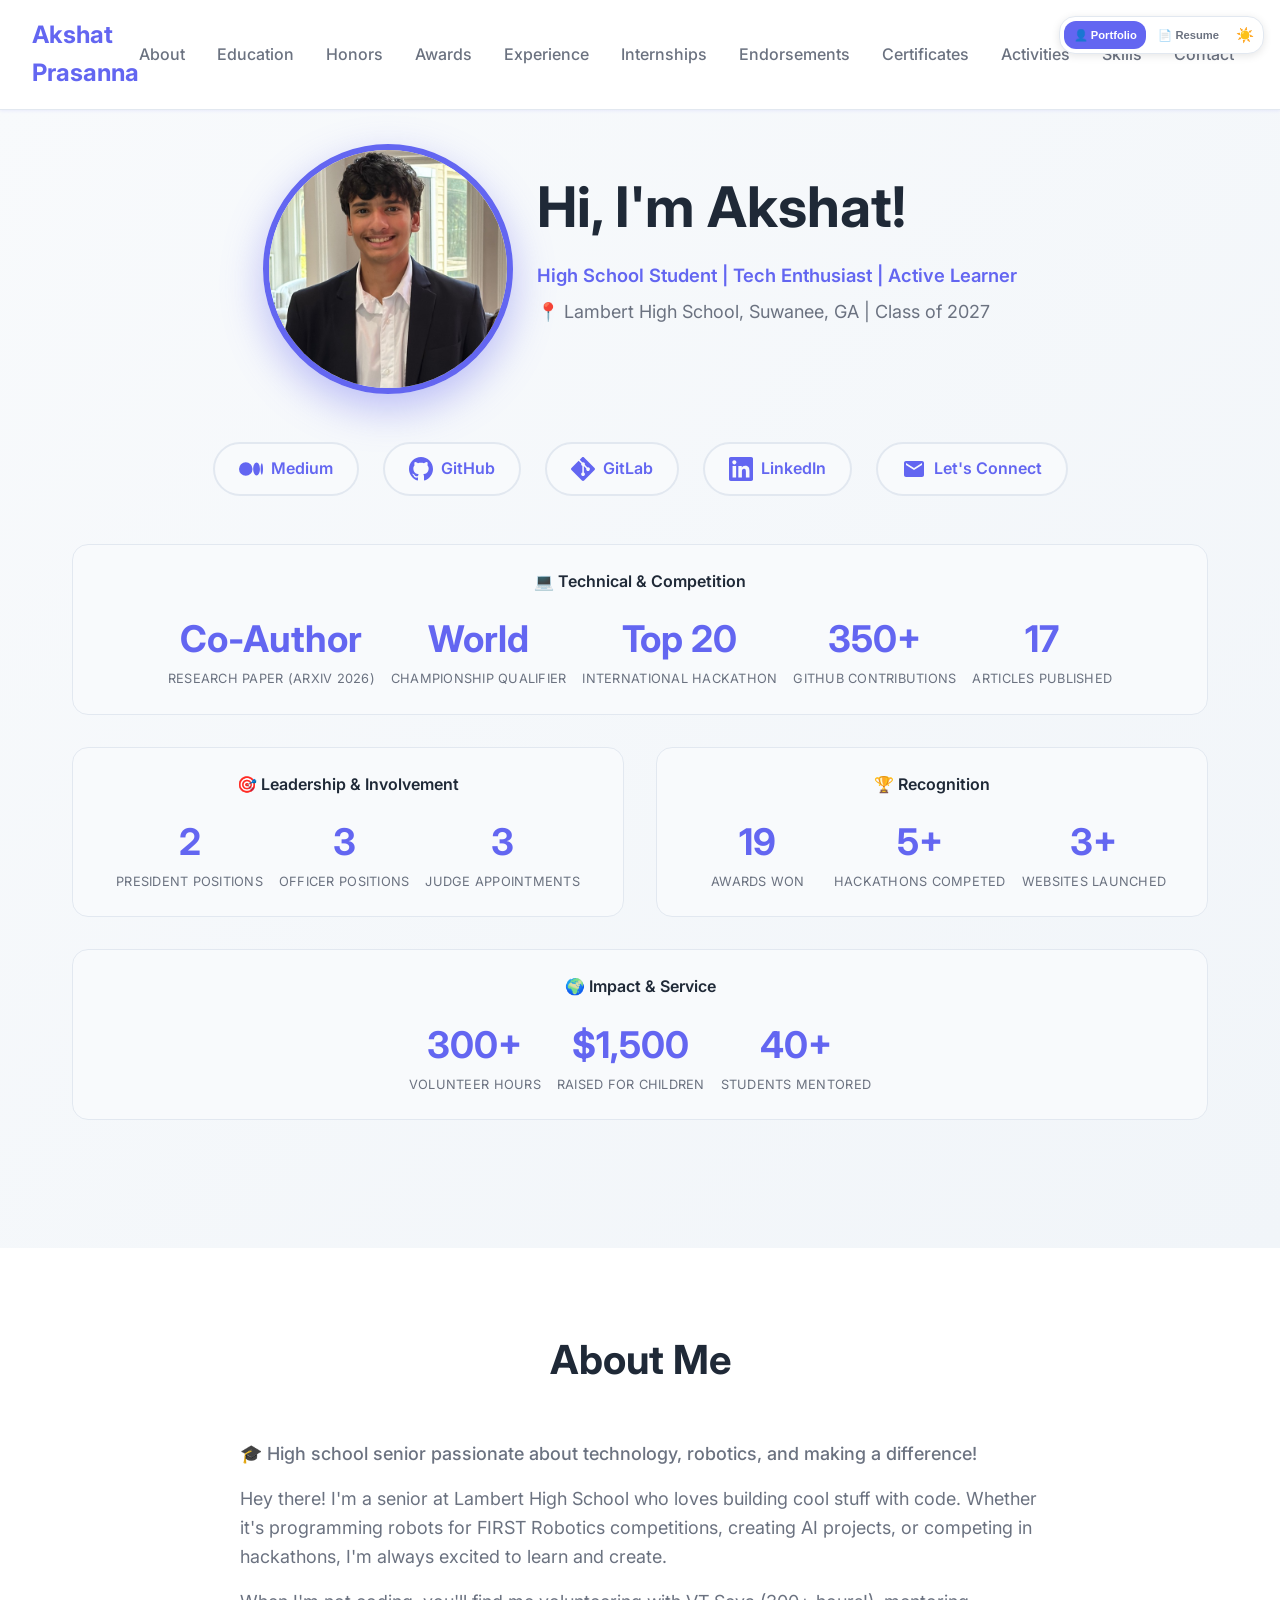
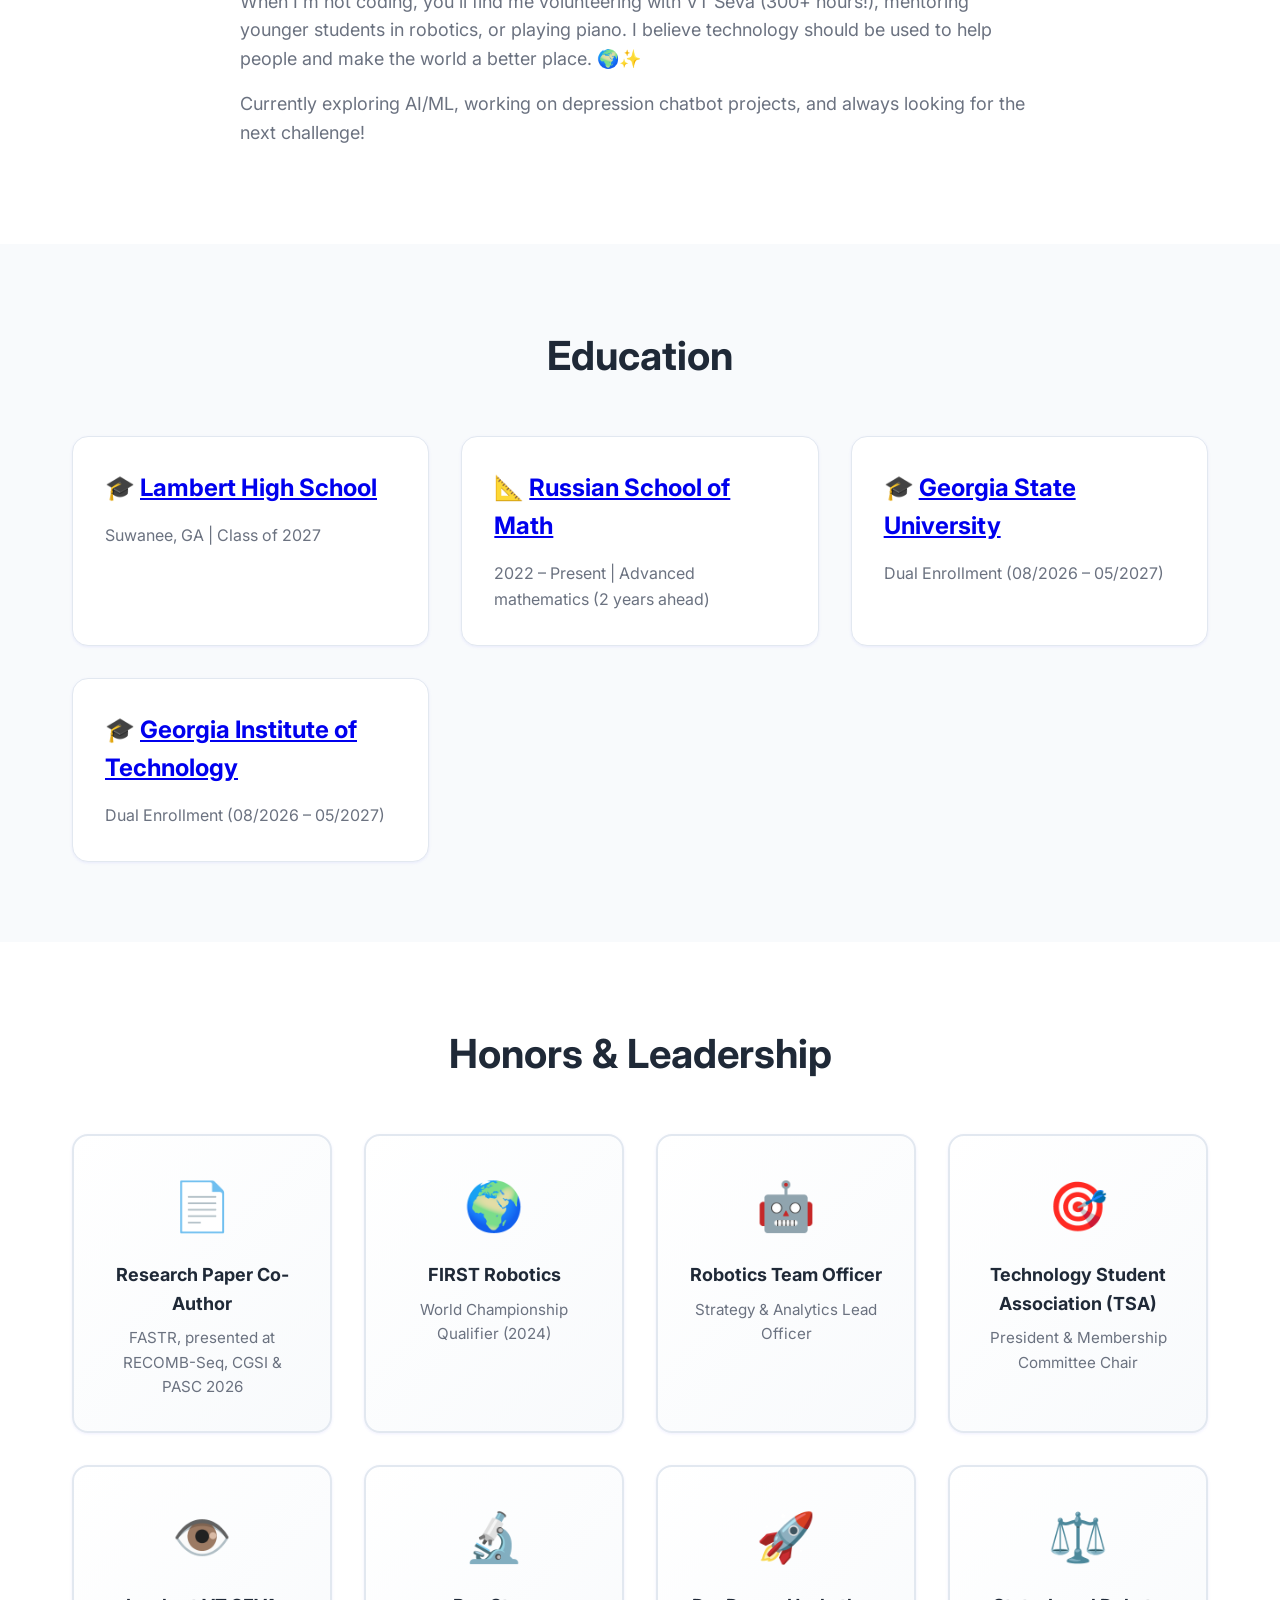
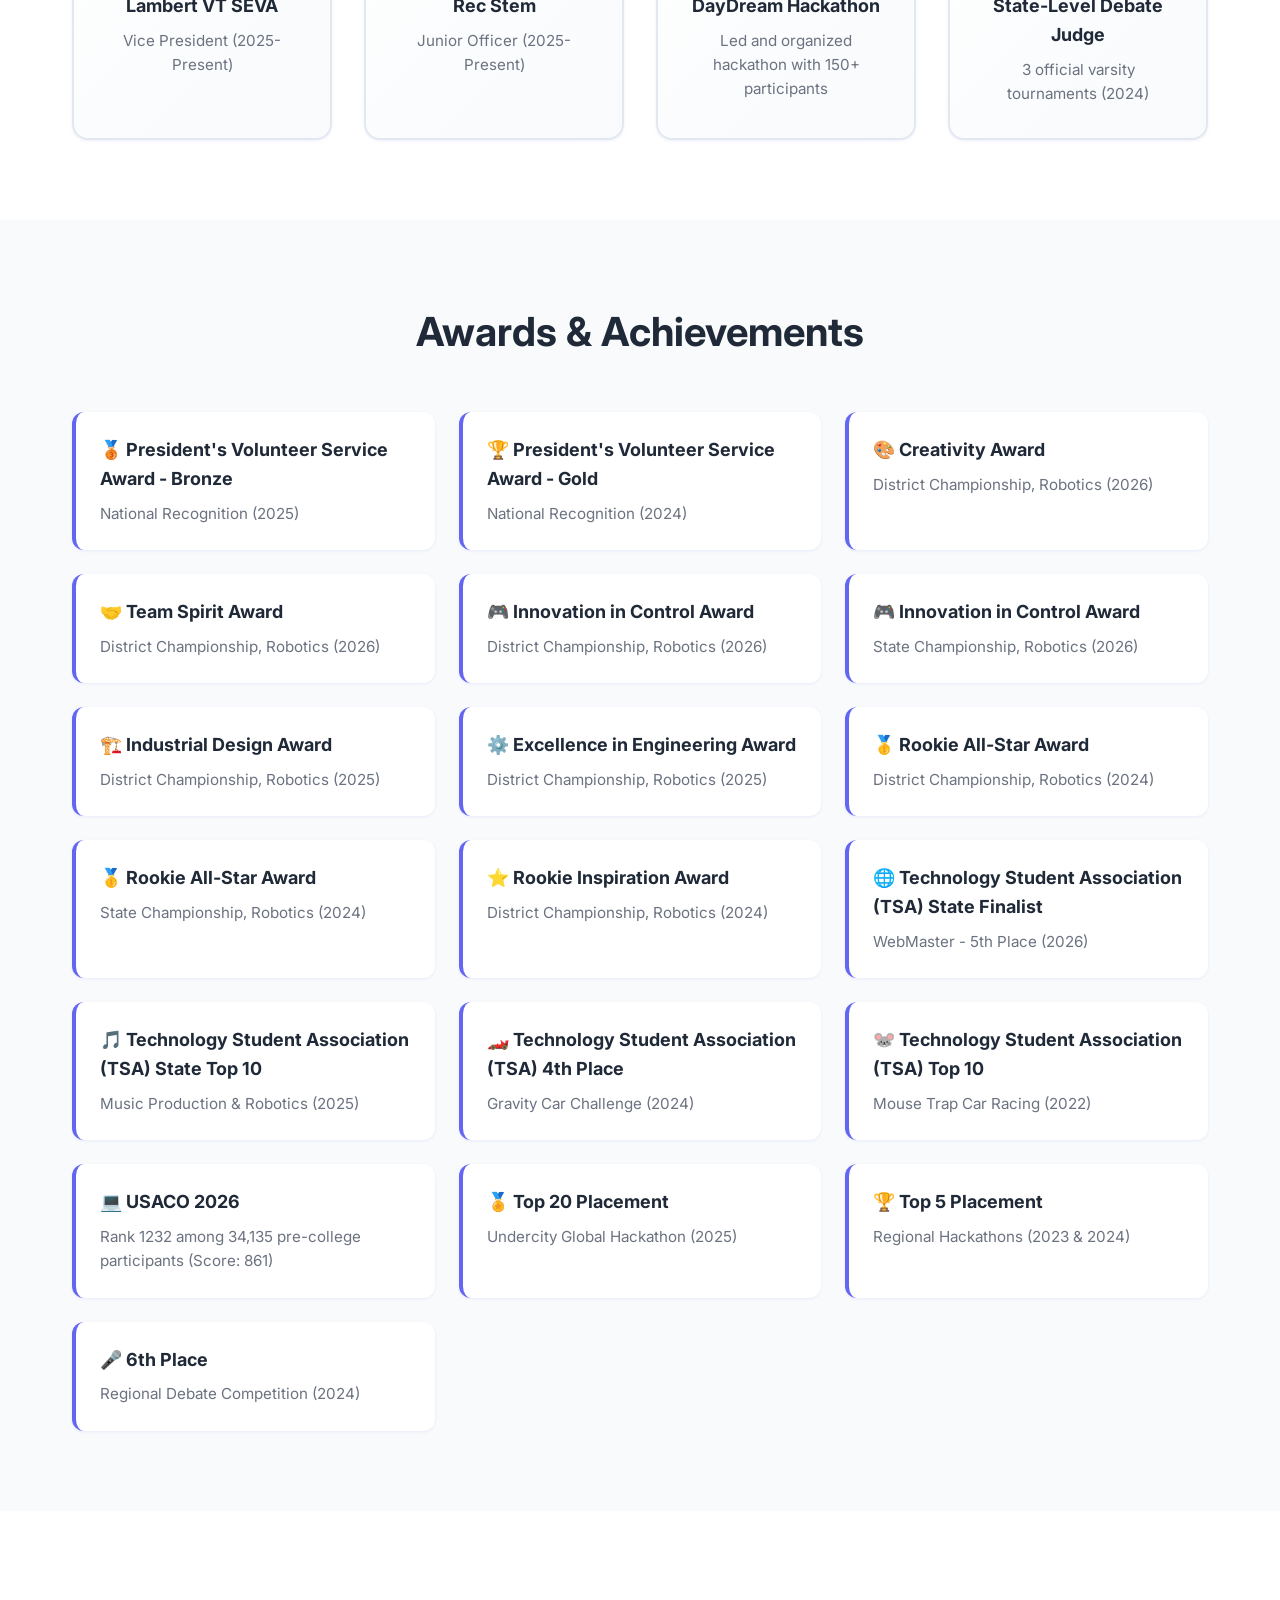
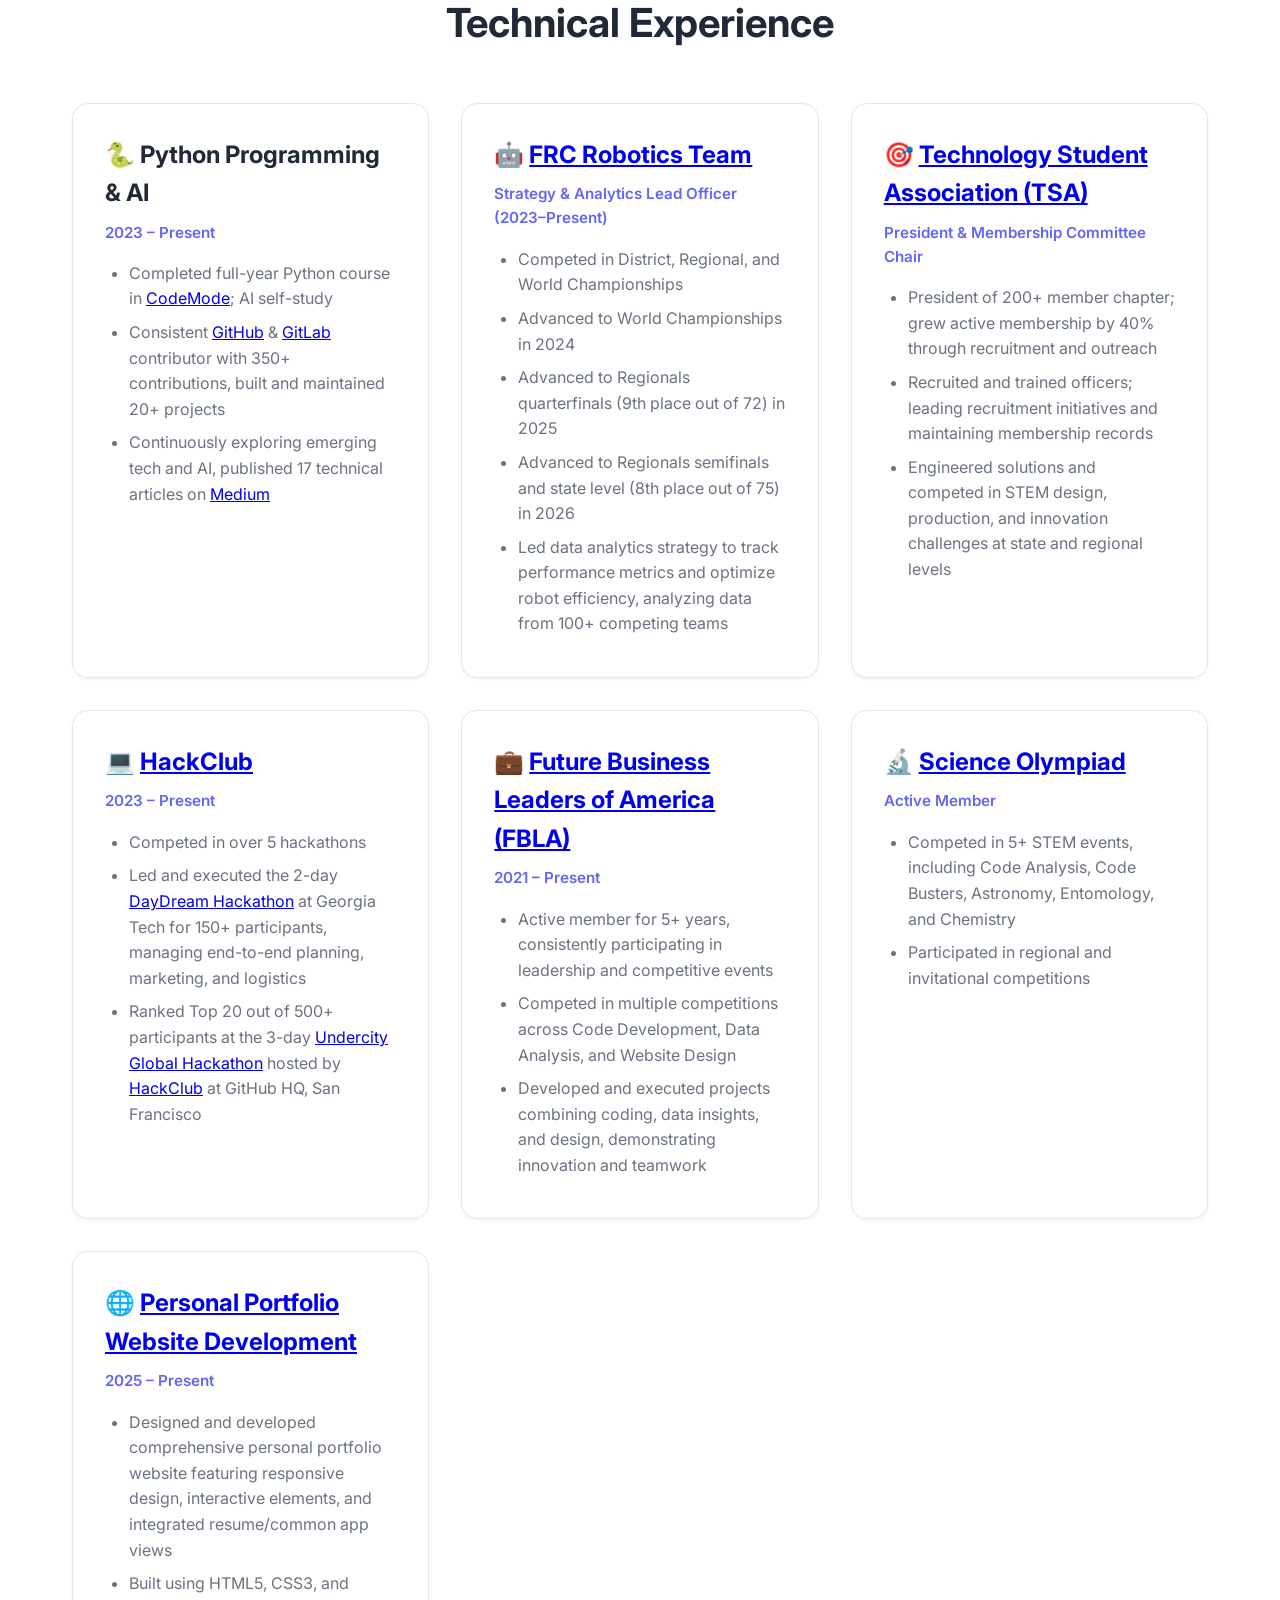
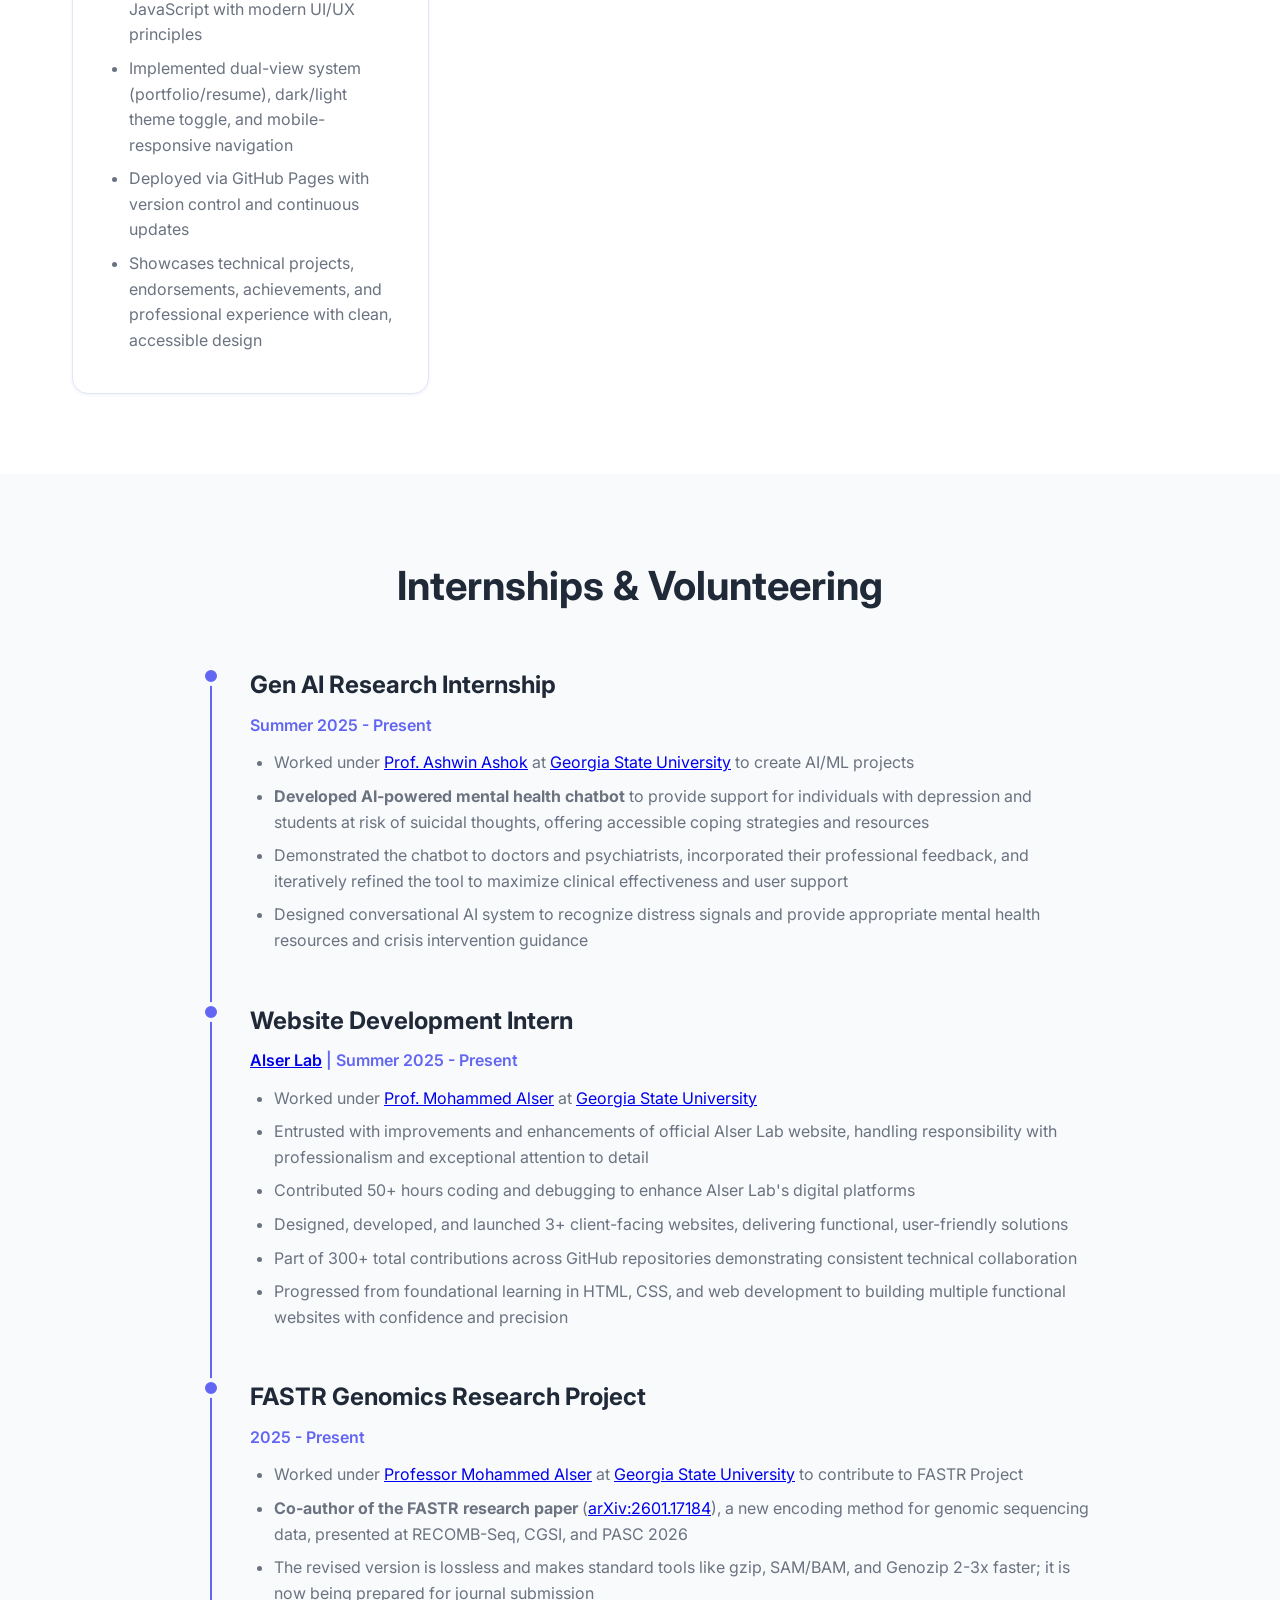
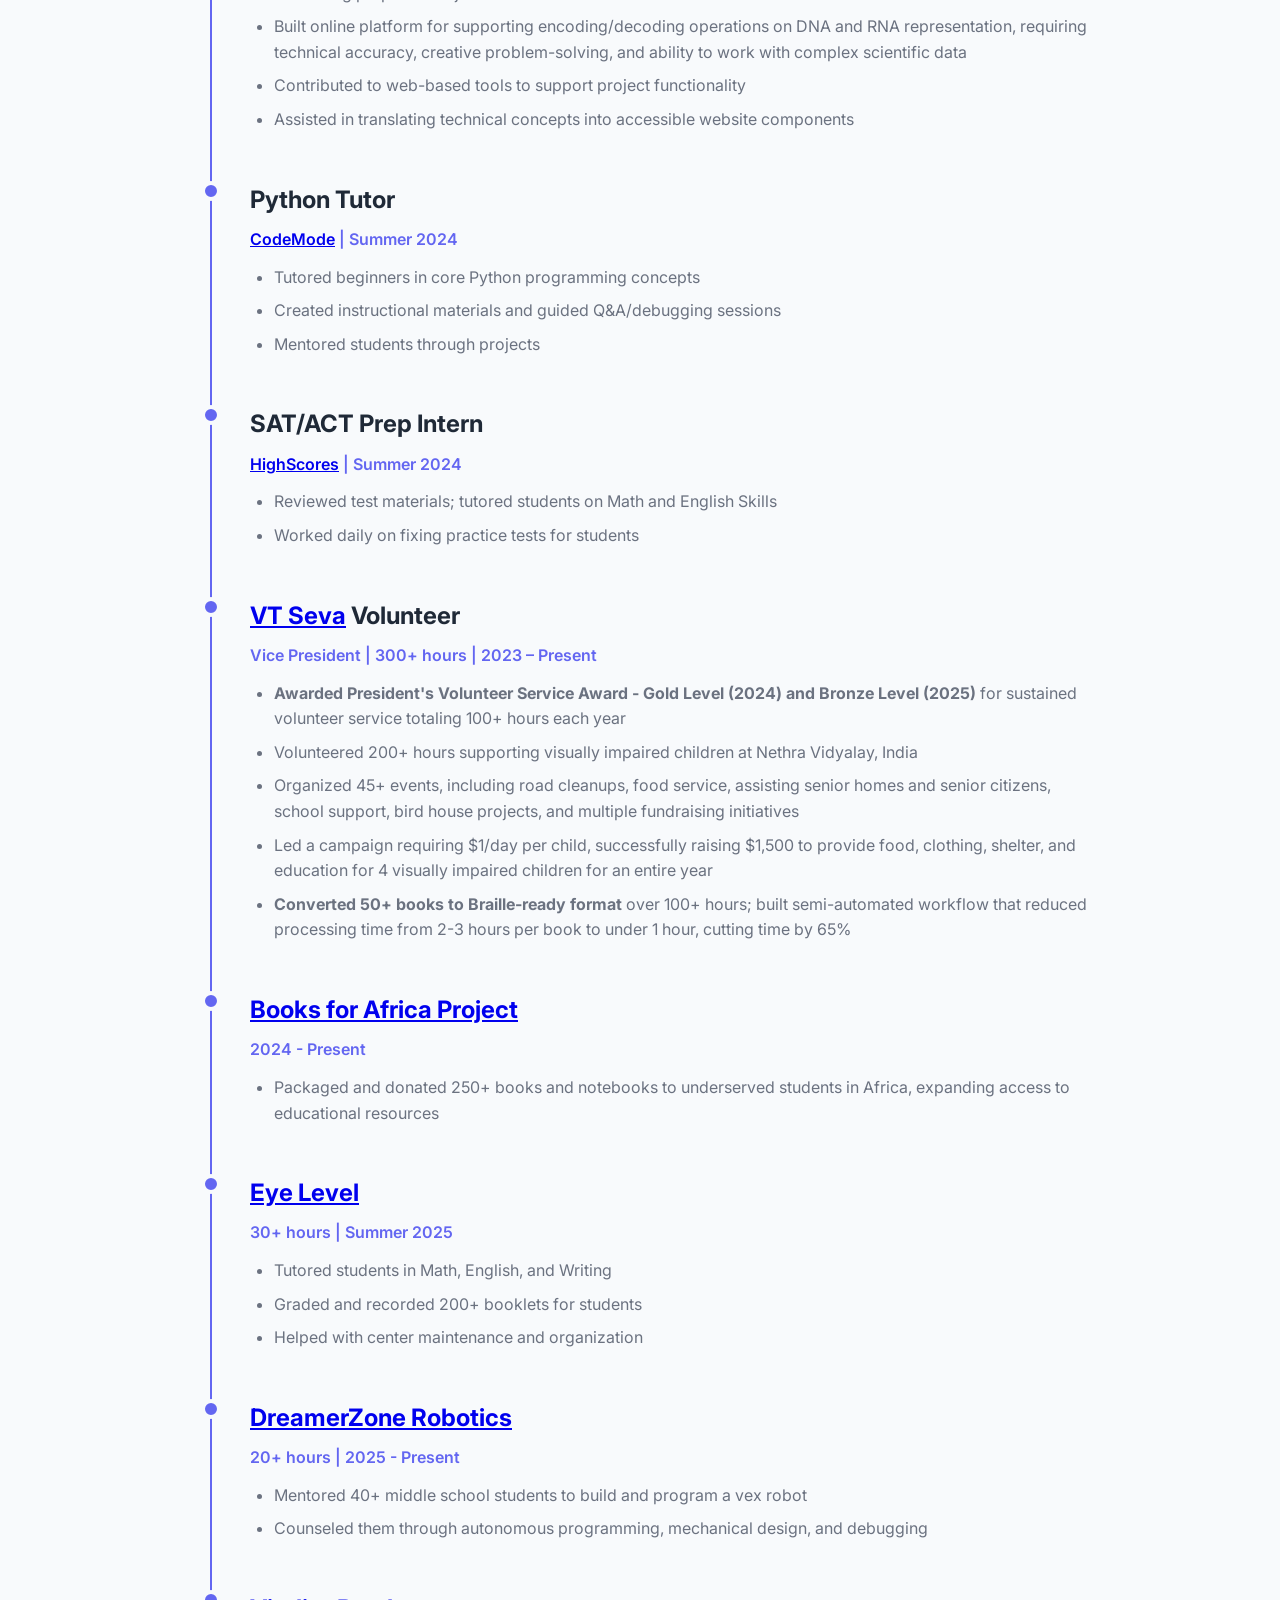
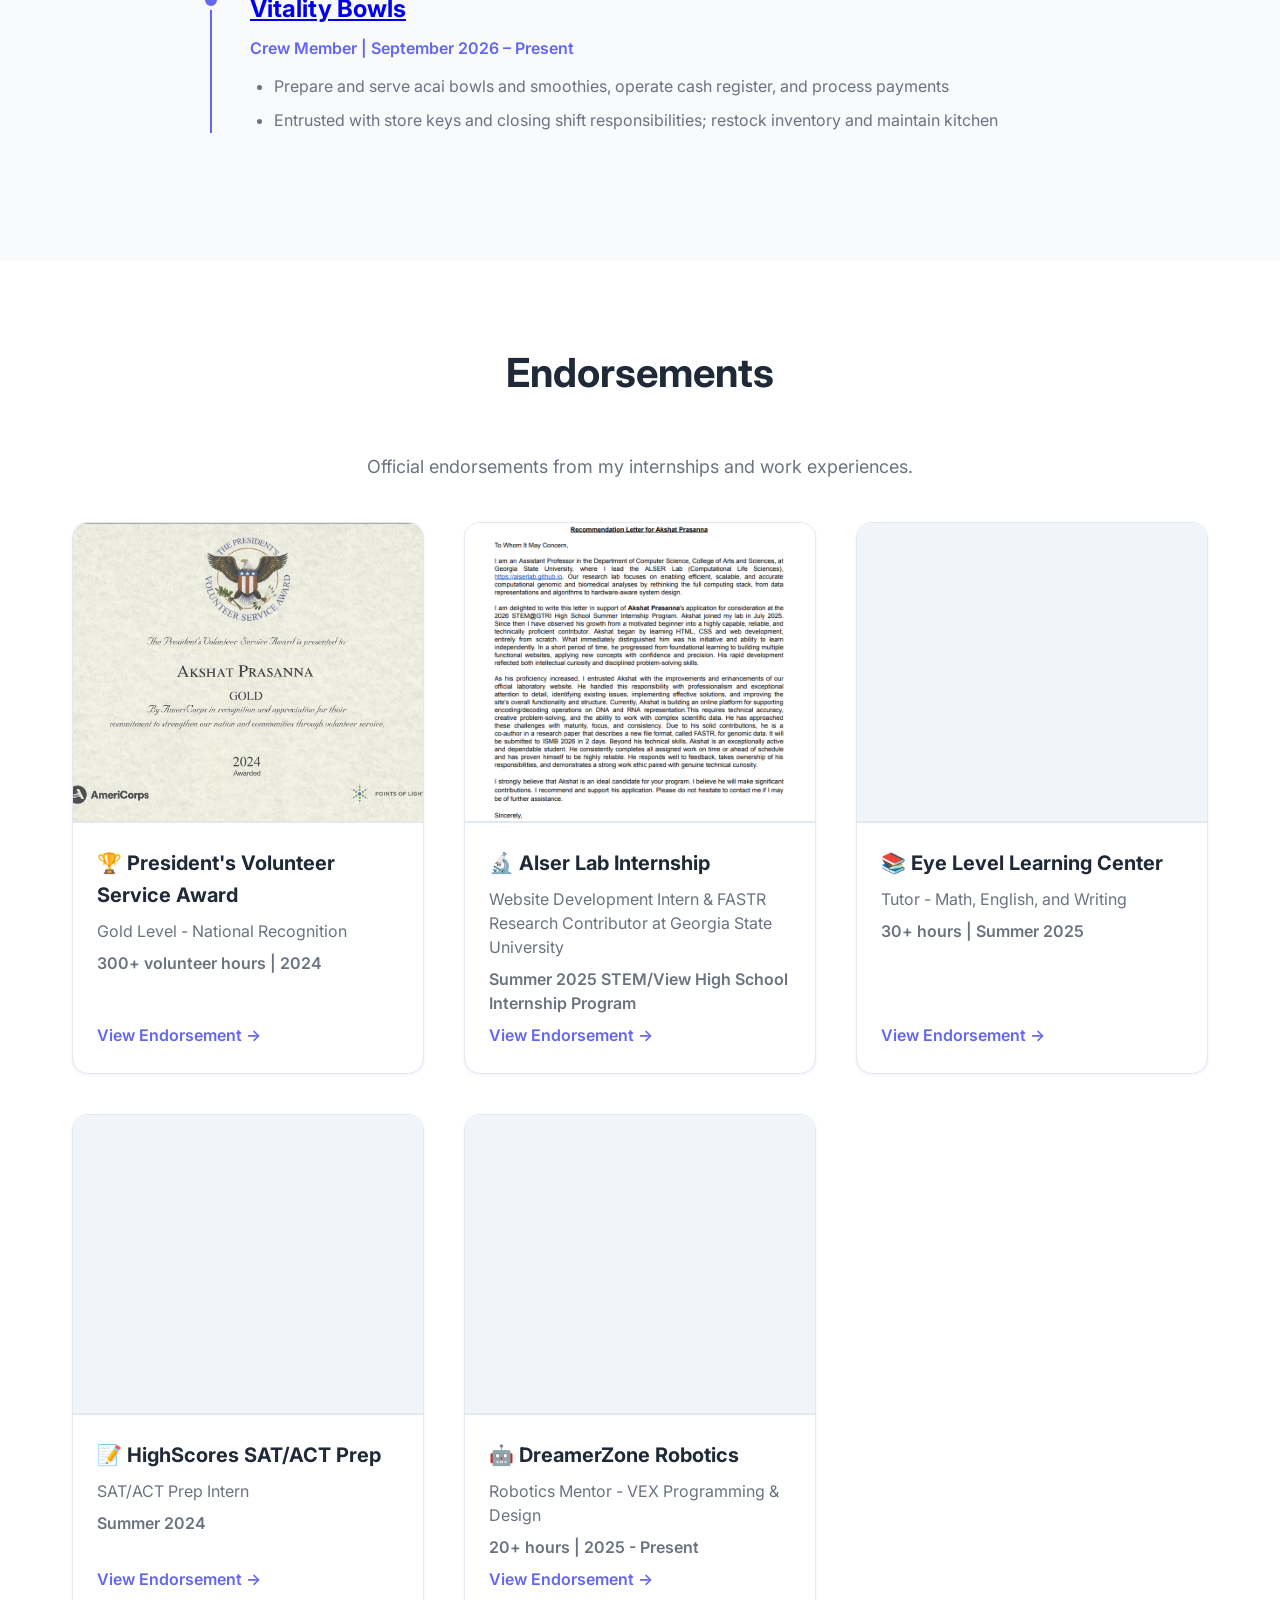
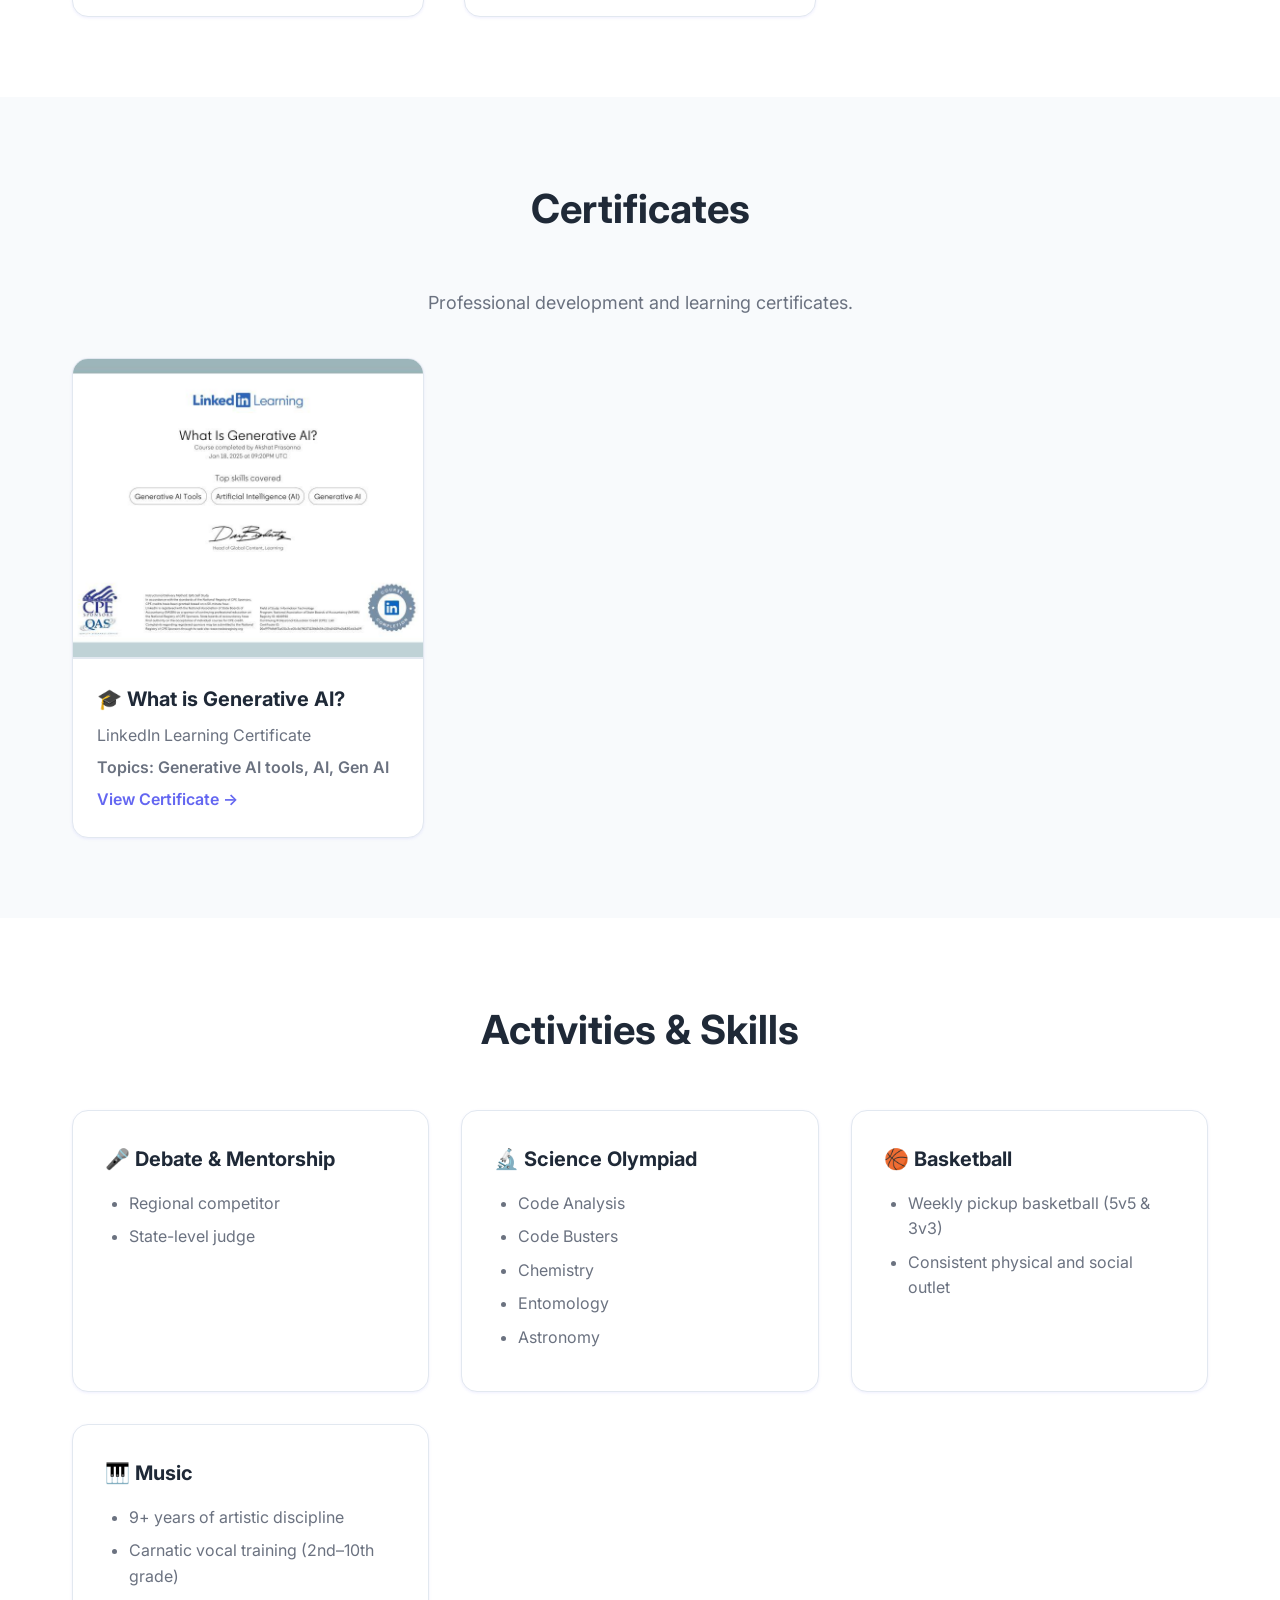
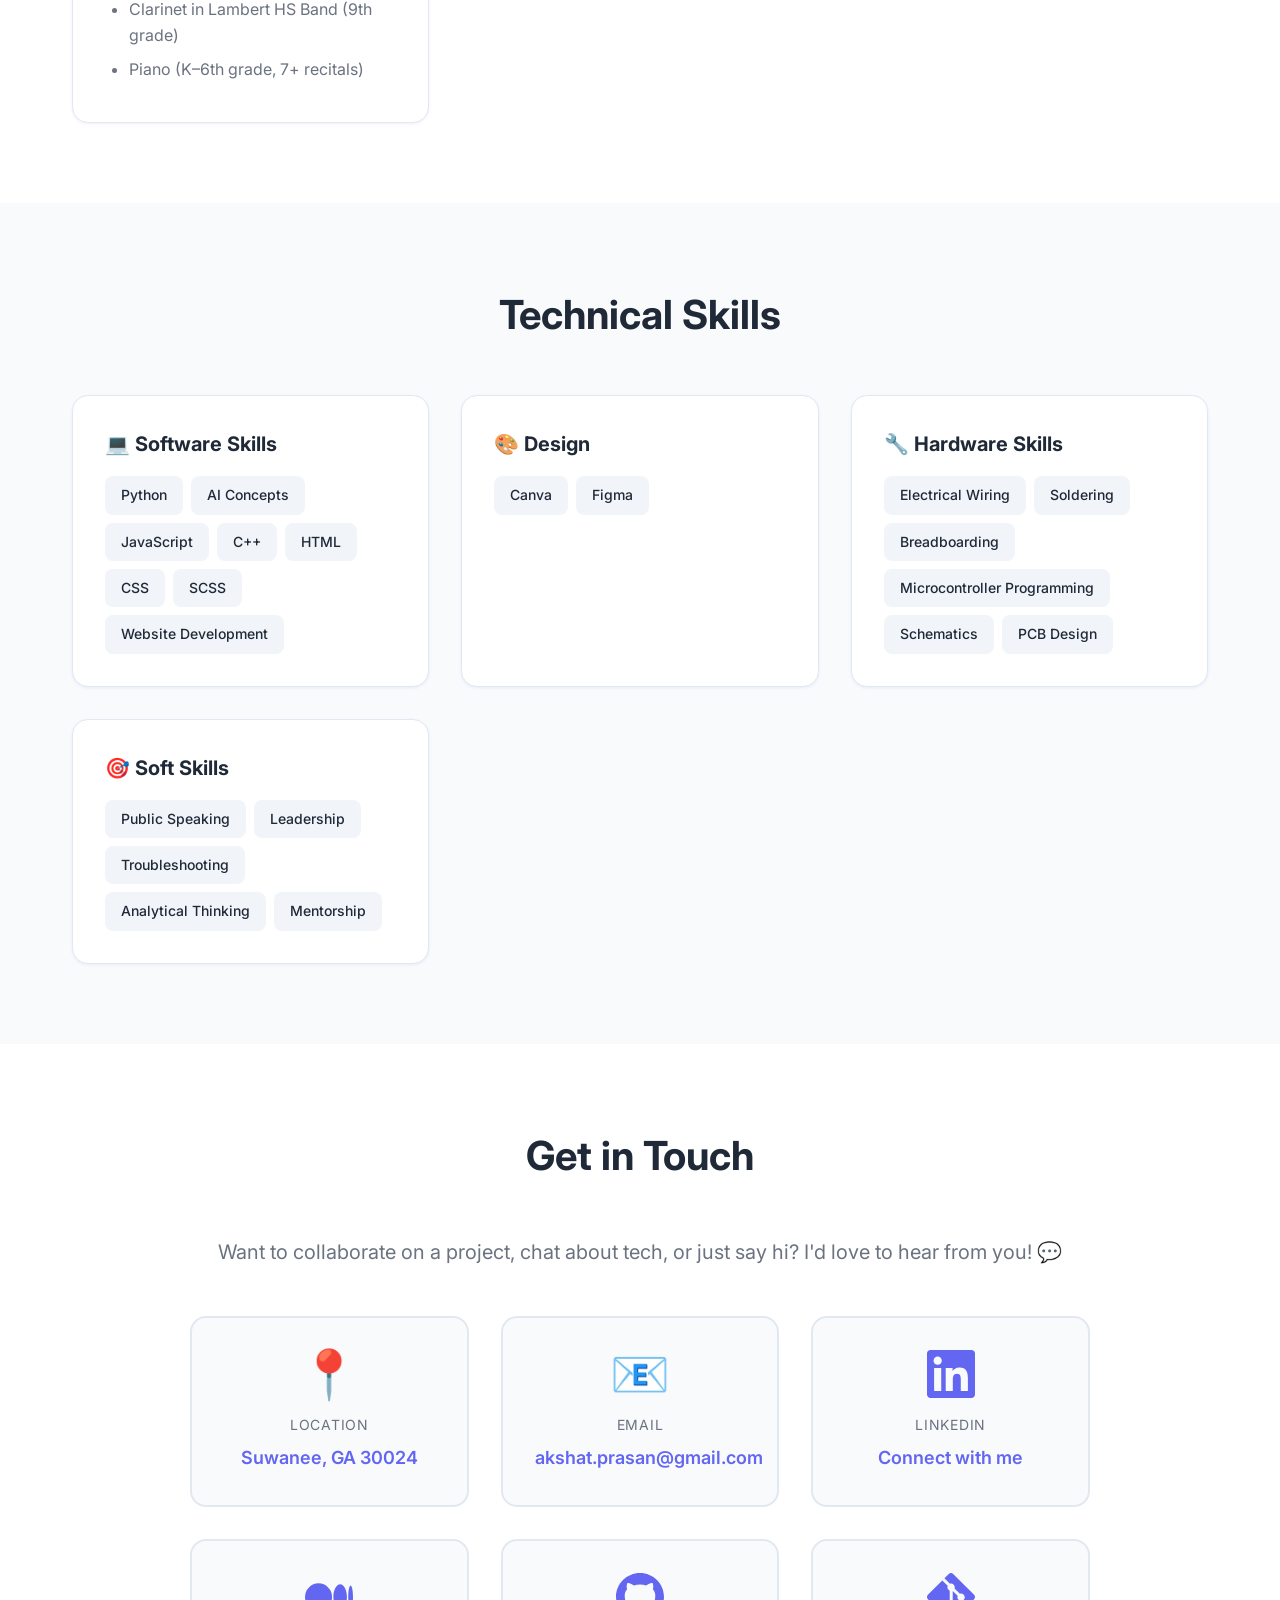
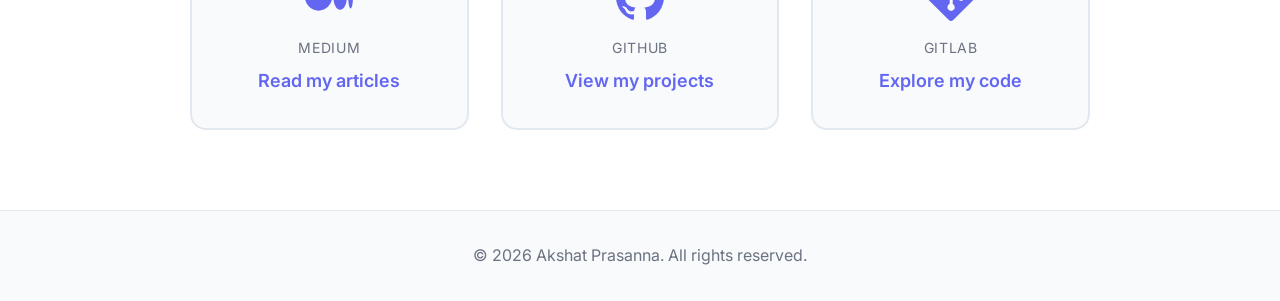
<file: index.html>
<!DOCTYPE html>
<html lang="en">
<head>
    <meta charset="UTF-8">
    <meta name="viewport" content="width=device-width, initial-scale=1.0">
    <title>Akshat Prasanna - Student Portfolio</title>
    <link rel="stylesheet" href="styles.css?v=2.2">
    <link rel="preconnect" href="https://fonts.googleapis.com">
    <link rel="preconnect" href="https://fonts.gstatic.com" crossorigin>
    <link href="https://fonts.googleapis.com/css2?family=Inter:wght@300;400;500;600;700&display=swap" rel="stylesheet">
    <!-- Cache buster: 2026-01-18-v5 -->
</head>
<body>
    <!-- View Toggle -->
    <div id="view-toggle" class="view-toggle">
        <button class="toggle-btn active" data-view="portfolio">👤 Portfolio</button>
        <button class="toggle-btn" data-view="resume">📄 Resume</button>
        <button id="theme-toggle" class="theme-btn" aria-label="Toggle theme">
            <span class="sun-icon">☀️</span>
            <span class="moon-icon">🌙</span>
        </button>
    </div>

    <!-- Portfolio View -->
    <div id="portfolio-view" class="view-container active">
        <!-- Navigation -->
        <nav id="navbar">
            <div class="nav-container">
                <a href="https://www.linkedin.com/in/akshat-prasanna-5a726828b/" target="_blank" class="nav-brand">Akshat Prasanna</a>
                <button class="mobile-menu-toggle" id="mobile-menu-toggle" aria-label="Toggle menu">
                    <span></span>
                    <span></span>
                    <span></span>
                </button>
                <div class="nav-links" id="nav-links">
                    <a href="#about">About</a>
                    <a href="#education">Education</a>
                    <a href="#honors">Honors</a>
                    <a href="#awards">Awards</a>
                    <a href="#experience">Experience</a>
                    <a href="#internships">Internships</a>
                    <a href="#endorsements">Endorsements</a>
                    <a href="#certificates">Certificates</a>
                    <a href="#activities">Activities</a>
                    <a href="#skills">Skills</a>
                    <a href="#contact">Contact</a>
                </div>
            </div>
        </nav>

    <!-- Hero Section -->
    <section id="hero">
        <div class="container">
            <div class="hero-content">
                <div class="profile-picture">
                    <img src="images/Akshat Headshot_optimized.jpg" alt="Akshat Prasanna" />
                </div>
                <div class="hero-text">
                    <h1 class="hero-title">Hi, I'm Akshat!</h1>
                    <p class="hero-subtitle">High School Student | Tech Enthusiast | Active Learner</p>
                    <p class="hero-location">📍 Lambert High School, Suwanee, GA | Class of 2027</p>
                </div>
                <div class="hero-social-links">
                    <a href="https://medium.com/@akshat.prasan" target="_blank" class="social-link" aria-label="Medium">
                        <svg width="24" height="24" viewBox="0 0 24 24" fill="currentColor" xmlns="http://www.w3.org/2000/svg">
                            <path d="M13.54 12a6.8 6.8 0 01-6.77 6.82A6.8 6.8 0 010 12a6.8 6.8 0 016.77-6.82A6.8 6.8 0 0113.54 12zM20.96 12c0 3.54-1.51 6.42-3.38 6.42-1.87 0-3.39-2.88-3.39-6.42s1.52-6.42 3.39-6.42 3.38 2.88 3.38 6.42M24 12c0 3.17-.53 5.75-1.19 5.75-.66 0-1.19-2.58-1.19-5.75s.53-5.75 1.19-5.75C23.47 6.25 24 8.83 24 12z"/>
                        </svg>
                        <span>Medium</span>
                    </a>
                    <a href="https://github.com/aksprasan" target="_blank" class="social-link" aria-label="GitHub">
                        <svg width="24" height="24" viewBox="0 0 24 24" fill="currentColor" xmlns="http://www.w3.org/2000/svg">
                            <path d="M12 0c-6.626 0-12 5.373-12 12 0 5.302 3.438 9.8 8.207 11.387.599.111.793-.261.793-.577v-2.234c-3.338.726-4.033-1.416-4.033-1.416-.546-1.387-1.333-1.756-1.333-1.756-1.089-.745.083-.729.083-.729 1.205.084 1.839 1.237 1.839 1.237 1.07 1.834 2.807 1.304 3.492.997.107-.775.418-1.305.762-1.604-2.665-.305-5.467-1.334-5.467-5.931 0-1.311.469-2.381 1.236-3.221-.124-.303-.535-1.524.117-3.176 0 0 1.008-.322 3.301 1.23.957-.266 1.983-.399 3.003-.404 1.02.005 2.047.138 3.006.404 2.291-1.552 3.297-1.23 3.297-1.23.653 1.653.242 2.874.118 3.176.77.84 1.235 1.911 1.235 3.221 0 4.609-2.807 5.624-5.479 5.921.43.372.823 1.102.823 2.222v3.293c0 .319.192.694.801.576 4.765-1.589 8.199-6.086 8.199-11.386 0-6.627-5.373-12-12-12z"/>
                        </svg>
                        <span>GitHub</span>
                    </a>
                    <a href="https://gitlab.com/akshat.prasan" target="_blank" class="social-link" aria-label="GitLab">
                        <svg width="24" height="24" viewBox="0 0 24 24" fill="currentColor" xmlns="http://www.w3.org/2000/svg">
                            <path d="M23.546 10.93L13.067.452c-.604-.603-1.582-.603-2.188 0L8.708 2.627l2.76 2.76c.645-.215 1.379-.07 1.889.441.516.515.658 1.258.428 1.9l2.658 2.66c.645-.23 1.387-.096 1.9.428.717.717.717 1.88 0 2.598-.719.719-1.881.719-2.598 0-.539-.541-.674-1.337-.404-1.996L12.86 8.955v6.525c.176.086.342.203.488.348.713.721.713 1.883 0 2.598-.719.719-1.881.719-2.598 0-.719-.719-.719-1.879 0-2.598.182-.18.387-.316.605-.406V8.835c-.217-.091-.424-.222-.605-.406-.545-.545-.676-1.342-.396-2.009L7.636 3.7.45 10.881c-.6.605-.6 1.584 0 2.189l10.48 10.477c.604.604 1.582.604 2.186 0l10.43-10.43c.605-.603.605-1.582 0-2.187"/>
                        </svg>
                        <span>GitLab</span>
                    </a>
                    <a href="https://www.linkedin.com/in/akshat-prasanna-5a726828b/" target="_blank" class="social-link" aria-label="LinkedIn">
                        <svg width="24" height="24" viewBox="0 0 24 24" fill="currentColor" xmlns="http://www.w3.org/2000/svg">
                            <path d="M20.447 20.452h-3.554v-5.569c0-1.328-.027-3.037-1.852-3.037-1.853 0-2.136 1.445-2.136 2.939v5.667H9.351V9h3.414v1.561h.046c.477-.9 1.637-1.85 3.37-1.85 3.601 0 4.267 2.37 4.267 5.455v6.286zM5.337 7.433c-1.144 0-2.063-.926-2.063-2.065 0-1.138.92-2.063 2.063-2.063 1.14 0 2.064.925 2.064 2.063 0 1.139-.925 2.065-2.064 2.065zm1.782 13.019H3.555V9h3.564v11.452zM22.225 0H1.771C.792 0 0 .774 0 1.729v20.542C0 23.227.792 24 1.771 24h20.451C23.2 24 24 23.227 24 22.271V1.729C24 .774 23.2 0 22.222 0h.003z"/>
                        </svg>
                        <span>LinkedIn</span>
                    </a>
                    <a href="#contact" class="social-link" aria-label="Contact">
                        <svg width="24" height="24" viewBox="0 0 24 24" fill="currentColor" xmlns="http://www.w3.org/2000/svg">
                            <path d="M20 4H4c-1.1 0-1.99.9-1.99 2L2 18c0 1.1.9 2 2 2h16c1.1 0 2-.9 2-2V6c0-1.1-.9-2-2-2zm0 4l-8 5-8-5V6l8 5 8-5v2z"/>
                        </svg>
                        <span>Let's Connect</span>
                    </a>
                </div>
                <div class="hero-stats">
                    <div class="stat-category">
                        <h4 class="stat-category-title">💻 Technical & Competition</h4>
                        <div class="stat-row">
                            <div class="stat">
                                <div class="stat-number">Co-Author</div>
                                <div class="stat-label">Research Paper (arXiv 2026)</div>
                            </div>
                            <div class="stat">
                                <div class="stat-number">World</div>
                                <div class="stat-label">Championship Qualifier</div>
                            </div>
                            <div class="stat">
                                <div class="stat-number">Top 20</div>
                                <div class="stat-label">International Hackathon</div>
                            </div>
                            <div class="stat">
                                <div class="stat-number">350+</div>
                                <div class="stat-label">GitHub Contributions</div>
                            </div>
                            <div class="stat">
                                <div class="stat-number">17</div>
                                <div class="stat-label">Articles Published</div>
                            </div>
                        </div>
                    </div>
                    
                    <div class="stat-category">
                        <h4 class="stat-category-title">🎯 Leadership & Involvement</h4>
                        <div class="stat-row">
                            <div class="stat">
                                <div class="stat-number">2</div>
                                <div class="stat-label">President Positions</div>
                            </div>
                            <div class="stat">
                                <div class="stat-number">3</div>
                                <div class="stat-label">Officer Positions</div>
                            </div>
                            <div class="stat">
                                <div class="stat-number">3</div>
                                <div class="stat-label">Judge Appointments</div>
                            </div>
                        </div>
                    </div>
                    
                    <div class="stat-category">
                        <h4 class="stat-category-title">🏆 Recognition</h4>
                        <div class="stat-row">
                            <div class="stat">
                                <div class="stat-number">19</div>
                                <div class="stat-label">Awards Won</div>
                            </div>
                            <div class="stat">
                                <div class="stat-number">5+</div>
                                <div class="stat-label">Hackathons Competed</div>
                            </div>
                            <div class="stat">
                                <div class="stat-number">3+</div>
                                <div class="stat-label">Websites Launched</div>
                            </div>
                        </div>
                    </div>
                    
                    <div class="stat-category">
                        <h4 class="stat-category-title">🌍 Impact & Service</h4>
                        <div class="stat-row">
                            <div class="stat">
                                <div class="stat-number">300+</div>
                                <div class="stat-label">Volunteer Hours</div>
                            </div>
                            <div class="stat">
                                <div class="stat-number">$1,500</div>
                                <div class="stat-label">Raised for Children</div>
                            </div>
                            <div class="stat">
                                <div class="stat-number">40+</div>
                                <div class="stat-label">Students Mentored</div>
                            </div>
                        </div>
                    </div>
                </div>
            </div>
        </div>
    </section>

    <!-- About Section -->
    <section id="about" class="section">
        <div class="container">
            <h2 class="section-title">About Me</h2>
            <div class="about-content">
                <p class="lead">🎓 High school senior passionate about technology, robotics, and making a difference!</p>
                <p>Hey there! I'm a senior at Lambert High School who loves building cool stuff with code. Whether it's programming robots for FIRST Robotics competitions, creating AI projects, or competing in hackathons, I'm always excited to learn and create.</p>
                <p>When I'm not coding, you'll find me volunteering with VT Seva (300+ hours!), mentoring younger students in robotics, or playing piano. I believe technology should be used to help people and make the world a better place. 🌍✨</p>
                <p>Currently exploring AI/ML, working on depression chatbot projects, and always looking for the next challenge!</p>
            </div>
        </div>
    </section>

    <!-- Education Section -->
    <section id="education" class="section section-alt">
        <div class="container">
            <h2 class="section-title">Education</h2>
            <div class="education-grid">
                <div class="education-card">
                    <h3>🎓 <a href="https://lhs.forsyth.k12.ga.us/" target="_blank">Lambert High School</a></h3>
                    <p class="school-info">Suwanee, GA | Class of 2027</p>
                </div>
                <div class="education-card">
                    <h3>📐 <a href="https://www.mathschool.com/about" target="_blank">Russian School of Math</a></h3>
                    <p class="school-info">2022 – Present | Advanced mathematics (2 years ahead)</p>
                </div>
                <div class="education-card">
                    <h3>🎓 <a href="https://www.gsu.edu/" target="_blank">Georgia State University</a></h3>
                    <p class="school-info">Dual Enrollment (08/2026 – 05/2027)</p>
                </div>
                <div class="education-card">
                    <h3>🎓 <a href="https://www.gatech.edu/" target="_blank">Georgia Institute of Technology</a></h3>
                    <p class="school-info">Dual Enrollment (08/2026 – 05/2027)</p>
                </div>
            </div>
        </div>
    </section>

    <!-- Honors & Leadership Section -->
    <section id="honors" class="section">
        <div class="container">
            <h2 class="section-title">Honors & Leadership</h2>
            <div class="honors-grid">
                <div class="honor-card">
                    <div class="honor-icon">📄</div>
                    <h3>Research Paper Co-Author</h3>
                    <p>FASTR, presented at RECOMB-Seq, CGSI & PASC 2026</p>
                </div>
                <div class="honor-card">
                    <div class="honor-icon">🌍</div>
                    <h3>FIRST Robotics</h3>
                    <p>World Championship Qualifier (2024)</p>
                </div>
                <div class="honor-card">
                    <div class="honor-icon">🤖</div>
                    <h3>Robotics Team Officer</h3>
                    <p>Strategy & Analytics Lead Officer</p>
                </div>
                <div class="honor-card">
                    <div class="honor-icon">🎯</div>
                    <h3>Technology Student Association (TSA)</h3>
                    <p>President & Membership Committee Chair</p>
                </div>
                <div class="honor-card">
                    <div class="honor-icon">👁️</div>
                    <h3>Lambert VT SEVA</h3>
                    <p>Vice President (2025-Present)</p>
                </div>
                <div class="honor-card">
                    <div class="honor-icon">🔬</div>
                    <h3>Rec Stem</h3>
                    <p>Junior Officer (2025-Present)</p>
                </div>
                <div class="honor-card">
                    <div class="honor-icon">🚀</div>
                    <h3>DayDream Hackathon</h3>
                    <p>Led and organized hackathon with 150+ participants</p>
                </div>
                <div class="honor-card">
                    <div class="honor-icon">⚖️</div>
                    <h3>State-Level Debate Judge</h3>
                    <p>3 official varsity tournaments (2024)</p>
                </div>
            </div>
        </div>
    </section>

    <!-- Awards Section -->
    <section id="awards" class="section section-alt">
        <div class="container">
            <h2 class="section-title">Awards & Achievements</h2>
            <div class="awards-grid">
                <div class="award-item">
                    <h4>🥉 President's Volunteer Service Award - Bronze</h4>
                    <p>National Recognition (2025)</p>
                </div>
                <div class="award-item">
                    <h4>🏆 President's Volunteer Service Award - Gold</h4>
                    <p>National Recognition (2024)</p>
                </div>
                <div class="award-item">
                    <h4>🎨 Creativity Award</h4>
                    <p>District Championship, Robotics (2026)</p>
                </div>
                <div class="award-item">
                    <h4>🤝 Team Spirit Award</h4>
                    <p>District Championship, Robotics (2026)</p>
                </div>
                <div class="award-item">
                    <h4>🎮 Innovation in Control Award</h4>
                    <p>District Championship, Robotics (2026)</p>
                </div>
                <div class="award-item">
                    <h4>🎮 Innovation in Control Award</h4>
                    <p>State Championship, Robotics (2026)</p>
                </div>
                <div class="award-item">
                    <h4>🏗️ Industrial Design Award</h4>
                    <p>District Championship, Robotics (2025)</p>
                </div>
                <div class="award-item">
                    <h4>⚙️ Excellence in Engineering Award</h4>
                    <p>District Championship, Robotics (2025)</p>
                </div>
                <div class="award-item">
                    <h4>🥇 Rookie All-Star Award</h4>
                    <p>District Championship, Robotics (2024)</p>
                </div>
                <div class="award-item">
                    <h4>🥇 Rookie All-Star Award</h4>
                    <p>State Championship, Robotics (2024)</p>
                </div>
                <div class="award-item">
                    <h4>⭐ Rookie Inspiration Award</h4>
                    <p>District Championship, Robotics (2024)</p>
                </div>
                <div class="award-item">
                    <h4>🌐 Technology Student Association (TSA) State Finalist</h4>
                    <p>WebMaster - 5th Place (2026)</p>
                </div>
                <div class="award-item">
                    <h4>🎵 Technology Student Association (TSA) State Top 10</h4>
                    <p>Music Production & Robotics (2025)</p>
                </div>
                <div class="award-item">
                    <h4>🏎️ Technology Student Association (TSA) 4th Place</h4>
                    <p>Gravity Car Challenge (2024)</p>
                </div>
                <div class="award-item">
                    <h4>🐭 Technology Student Association (TSA) Top 10</h4>
                    <p>Mouse Trap Car Racing (2022)</p>
                </div>
                <div class="award-item">
                    <h4>💻 USACO 2026</h4>
                    <p>Rank 1232 among 34,135 pre-college participants (Score: 861)</p>
                </div>
                <div class="award-item">
                    <h4>🏅 Top 20 Placement</h4>
                    <p>Undercity Global Hackathon (2025)</p>
                </div>
                <div class="award-item">
                    <h4>🏆 Top 5 Placement</h4>
                    <p>Regional Hackathons (2023 & 2024)</p>
                </div>
                <div class="award-item">
                    <h4>🎤 6th Place</h4>
                    <p>Regional Debate Competition (2024)</p>
                </div>
            </div>
        </div>
    </section>

    <!-- Technical Experience Section -->
    <section id="experience" class="section">
        <div class="container">
            <h2 class="section-title">Technical Experience</h2>
            <div class="experience-grid">
                <div class="experience-card">
                    <h3>🐍 Python Programming & AI</h3>
                    <p class="experience-period">2023 – Present</p>
                    <ul>
                        <li>Completed full-year Python course in <a href="https://codemode.us/" target="_blank">CodeMode</a>; AI self-study</li>
                        <li>Consistent <a href="https://github.com/aksprasan" target="_blank">GitHub</a> & <a href="https://gitlab.com/akshat.prasan" target="_blank">GitLab</a> contributor with 350+ contributions, built and maintained 20+ projects</li>
                        <li>Continuously exploring emerging tech and AI, published 17 technical articles on <a href="https://medium.com/@akshat.prasan" target="_blank">Medium</a></li>
                    </ul>
                </div>
                <div class="experience-card">
                    <h3>🤖 <a href="https://frc-events.firstinspires.org/team/9477" target="_blank">FRC Robotics Team</a></h3>
                    <p class="experience-period">Strategy & Analytics Lead Officer (2023–Present)</p>
                    <ul>
                        <li>Competed in District, Regional, and World Championships</li>
                        <li>Advanced to World Championships in 2024</li>
                        <li>Advanced to Regionals quarterfinals (9th place out of 72) in 2025</li>
                        <li>Advanced to Regionals semifinals and state level (8th place out of 75) in 2026</li>
                        <li>Led data analytics strategy to track performance metrics and optimize robot efficiency, analyzing data from 100+ competing teams</li>
                    </ul>
                </div>
                <div class="experience-card">
                    <h3>🎯 <a href="https://lhs.forsyth.k12.ga.us/extracurricular/clubs-activities" target="_blank">Technology Student Association (TSA)</a></h3>
                    <p class="experience-period">President & Membership Committee Chair</p>
                    <ul>
                        <li>President of 200+ member chapter; grew active membership by 40% through recruitment and outreach</li>
                        <li>Recruited and trained officers; leading recruitment initiatives and maintaining membership records</li>
                        <li>Engineered solutions and competed in STEM design, production, and innovation challenges at state and regional levels</li>
                    </ul>
                </div>
                <div class="experience-card">
                    <h3>💻 <a href="https://hackclub.com/" target="_blank">HackClub</a></h3>
                    <p class="experience-period">2023 – Present</p>
                    <ul>
                        <li>Competed in over 5 hackathons</li>
                        <li>Led and executed the 2-day <a href="https://daydream.hackclub.com/" target="_blank">DayDream Hackathon</a> at Georgia Tech for 150+ participants, managing end-to-end planning, marketing, and logistics</li>
                        <li>Ranked Top 20 out of 500+ participants at the 3-day <a href="https://highway.hackclub.com/getting-started/overview" target="_blank">Undercity Global Hackathon</a> hosted by <a href="https://hackclub.com/" target="_blank">HackClub</a> at GitHub HQ, San Francisco</li>
                    </ul>
                </div>
                <div class="experience-card">
                    <h3>💼 <a href="https://lhs.forsyth.k12.ga.us/extracurricular/clubs-activities" target="_blank">Future Business Leaders of America (FBLA)</a></h3>
                    <p class="experience-period">2021 – Present</p>
                    <ul>
                        <li>Active member for 5+ years, consistently participating in leadership and competitive events</li>
                        <li>Competed in multiple competitions across Code Development, Data Analysis, and Website Design</li>
                        <li>Developed and executed projects combining coding, data insights, and design, demonstrating innovation and teamwork</li>
                    </ul>
                </div>
                <div class="experience-card">
                    <h3>🔬 <a href="https://lhs.forsyth.k12.ga.us/extracurricular/clubs-activities" target="_blank">Science Olympiad</a></h3>
                    <p class="experience-period">Active Member</p>
                    <ul>
                        <li>Competed in 5+ STEM events, including Code Analysis, Code Busters, Astronomy, Entomology, and Chemistry</li>
                        <li>Participated in regional and invitational competitions</li>
                    </ul>
                </div>
                <div class="experience-card">
                    <h3>🌐 <a href="https://aksprasan.github.io/portfolio/index.html" target="_blank">Personal Portfolio Website Development</a></h3>
                    <p class="experience-period">2025 – Present</p>
                    <ul>
                        <li>Designed and developed comprehensive personal portfolio website featuring responsive design, interactive elements, and integrated resume/common app views</li>
                        <li>Built using HTML5, CSS3, and JavaScript with modern UI/UX principles</li>
                        <li>Implemented dual-view system (portfolio/resume), dark/light theme toggle, and mobile-responsive navigation</li>
                        <li>Deployed via GitHub Pages with version control and continuous updates</li>
                        <li>Showcases technical projects, endorsements, achievements, and professional experience with clean, accessible design</li>
                    </ul>
                </div>
            </div>
        </div>
    </section>

    <!-- Internships & Volunteering Section -->
    <section id="internships" class="section section-alt">
        <div class="container">
            <h2 class="section-title">Internships & Volunteering</h2>
            <div class="timeline">
                <div class="timeline-item">
                    <div class="timeline-marker"></div>
                    <div class="timeline-content">
                        <h3>Gen AI Research Internship</h3>
                        <p class="role-title">Summer 2025 - Present</p>
                        <ul>
                            <li>Worked under <a href="https://www.linkedin.com/in/ashwin-ashok-12820841/" target="_blank">Prof. Ashwin Ashok</a> at <a href="https://cas.gsu.edu/profile/ashwin-ashok/" target="_blank">Georgia State University</a> to create AI/ML projects</li>
                            <li><strong>Developed AI-powered mental health chatbot</strong> to provide support for individuals with depression and students at risk of suicidal thoughts, offering accessible coping strategies and resources</li>
                            <li>Demonstrated the chatbot to doctors and psychiatrists, incorporated their professional feedback, and iteratively refined the tool to maximize clinical effectiveness and user support</li>
                            <li>Designed conversational AI system to recognize distress signals and provide appropriate mental health resources and crisis intervention guidance</li>
                        </ul>
                    </div>
                </div>
                <div class="timeline-item">
                    <div class="timeline-marker"></div>
                    <div class="timeline-content">
                        <h3>Website Development Intern</h3>
                        <p class="role-title"><a href="https://alserlab.github.io/" target="_blank">Alser Lab</a> | Summer 2025 - Present</p>
                        <ul>
                            <li>Worked under <a href="https://www.linkedin.com/in/mealser/" target="_blank">Prof. Mohammed Alser</a> at <a href="https://cas.gsu.edu/profile/mohammed-alser/" target="_blank">Georgia State University</a></li>
                            <li>Entrusted with improvements and enhancements of official Alser Lab website, handling responsibility with professionalism and exceptional attention to detail</li>
                            <li>Contributed 50+ hours coding and debugging to enhance Alser Lab's digital platforms</li>
                            <li>Designed, developed, and launched 3+ client-facing websites, delivering functional, user-friendly solutions</li>
                            <li>Part of 300+ total contributions across GitHub repositories demonstrating consistent technical collaboration</li>
                            <li>Progressed from foundational learning in HTML, CSS, and web development to building multiple functional websites with confidence and precision</li>
                        </ul>
                    </div>
                </div>
                <div class="timeline-item">
                    <div class="timeline-marker"></div>
                    <div class="timeline-content">
                        <h3>FASTR Genomics Research Project</h3>
                        <p class="role-title">2025 - Present</p>
                        <ul>
                            <li>Worked under <a href="https://www.linkedin.com/in/mealser/" target="_blank">Professor Mohammed Alser</a> at <a href="https://cas.gsu.edu/profile/mohammed-alser/" target="_blank">Georgia State University</a> to contribute to FASTR Project</li>
                            <li><strong>Co-author of the FASTR research paper</strong> (<a href="https://arxiv.org/abs/2601.17184" target="_blank">arXiv:2601.17184</a>), a new encoding method for genomic sequencing data, presented at RECOMB-Seq, CGSI, and PASC 2026</li>
                            <li>The revised version is lossless and makes standard tools like gzip, SAM/BAM, and Genozip 2-3x faster; it is now being prepared for journal submission</li>
                            <li>Built online platform for supporting encoding/decoding operations on DNA and RNA representation, requiring technical accuracy, creative problem-solving, and ability to work with complex scientific data</li>
                            <li>Contributed to web-based tools to support project functionality</li>
                            <li>Assisted in translating technical concepts into accessible website components</li>
                        </ul>
                    </div>
                </div>
                <div class="timeline-item">
                    <div class="timeline-marker"></div>
                    <div class="timeline-content">
                        <h3>Python Tutor</h3>
                        <p class="role-title"><a href="https://codemode.us/" target="_blank">CodeMode</a> | Summer 2024</p>
                        <ul>
                            <li>Tutored beginners in core Python programming concepts</li>
                            <li>Created instructional materials and guided Q&A/debugging sessions</li>
                            <li>Mentored students through projects</li>
                        </ul>
                    </div>
                </div>
                <div class="timeline-item">
                    <div class="timeline-marker"></div>
                    <div class="timeline-content">
                        <h3>SAT/ACT Prep Intern</h3>
                        <p class="role-title"><a href="https://highscores.ai/" target="_blank">HighScores</a> | Summer 2024</p>
                        <ul>
                            <li>Reviewed test materials; tutored students on Math and English Skills</li>
                            <li>Worked daily on fixing practice tests for students</li>
                        </ul>
                    </div>
                </div>
                <div class="timeline-item">
                    <div class="timeline-marker"></div>
                    <div class="timeline-content">
                        <h3><a href="https://www.vtsworld.org/branch/atlanta" target="_blank">VT Seva</a> Volunteer</h3>
                        <p class="role-title">Vice President | 300+ hours | 2023 – Present</p>
                        <ul>
                            <li><strong>Awarded President's Volunteer Service Award - Gold Level (2024) and Bronze Level (2025)</strong> for sustained volunteer service totaling 100+ hours each year</li>
                            <li>Volunteered 200+ hours supporting visually impaired children at Nethra Vidyalay, India</li>
                            <li>Organized 45+ events, including road cleanups, food service, assisting senior homes and senior citizens, school support, bird house projects, and multiple fundraising initiatives</li>
                            <li>Led a campaign requiring $1/day per child, successfully raising $1,500 to provide food, clothing, shelter, and education for 4 visually impaired children for an entire year</li>
                            <li><strong>Converted 50+ books to Braille-ready format</strong> over 100+ hours; built semi-automated workflow that reduced processing time from 2-3 hours per book to under 1 hour, cutting time by 65%</li>
                        </ul>
                    </div>
                </div>
                <div class="timeline-item">
                    <div class="timeline-marker"></div>
                    <div class="timeline-content">
                        <h3><a href="https://www.vtsworld.org/post/vt-seva-atlanta-books-for-africa" target="_blank">Books for Africa Project</a></h3>
                        <p class="role-title">2024 - Present</p>
                        <ul>
                            <li>Packaged and donated 250+ books and notebooks to underserved students in Africa, expanding access to educational resources</li>
                        </ul>
                    </div>
                </div>
                <div class="timeline-item">
                    <div class="timeline-marker"></div>
                    <div class="timeline-content">
                        <h3><a href="https://www.myeyelevel.com/US/center/cummingsouth" target="_blank">Eye Level</a></h3>
                        <p class="role-title">30+ hours | Summer 2025</p>
                        <ul>
                            <li>Tutored students in Math, English, and Writing</li>
                            <li>Graded and recorded 200+ booklets for students</li>
                            <li>Helped with center maintenance and organization</li>
                        </ul>
                    </div>
                </div>
                <div class="timeline-item">
                    <div class="timeline-marker"></div>
                    <div class="timeline-content">
                        <h3><a href="https://www.dreamerszone.org/about" target="_blank">DreamerZone Robotics</a></h3>
                        <p class="role-title">20+ hours | 2025 - Present</p>
                        <ul>
                            <li>Mentored 40+ middle school students to build and program a vex robot</li>
                            <li>Counseled them through autonomous programming, mechanical design, and debugging</li>
                        </ul>
                    </div>
                </div>
                <div class="timeline-item">
                    <div class="timeline-marker"></div>
                    <div class="timeline-content">
                        <h3><a href="https://vitalitybowls.com/locations/suwanee-acai-bowls/" target="_blank">Vitality Bowls</a></h3>
                        <p class="role-title">Crew Member | September 2026 – Present</p>
                        <ul>
                            <li>Prepare and serve acai bowls and smoothies, operate cash register, and process payments</li>
                            <li>Entrusted with store keys and closing shift responsibilities; restock inventory and maintain kitchen</li>
                        </ul>
                    </div>
                </div>
            </div>
        </div>
    </section>

    <!-- Endorsements Section -->
    <section id="endorsements" class="section">
        <div class="container">
            <h2 class="section-title">Endorsements</h2>
            <p class="section-intro">Official endorsements from my internships and work experiences.</p>
            <div class="endorsements-grid">
                <div class="endorsement-card">
                    <div class="endorsement-preview">
                        <img src="docs/president_award.jpeg" alt="President's Volunteer Service Award" />
                    </div>
                    <div class="endorsement-info">
                        <h3>🏆 President's Volunteer Service Award</h3>
                        <p>Gold Level - National Recognition</p>
                        <p class="endorsement-details">300+ volunteer hours | 2024</p>
                        <a href="https://drive.google.com/file/d/1LOXW7ovJY8stv6_o_kBKZkTxx6l71pdv/view?usp=sharing" target="_blank" class="endorsement-link">View Endorsement →</a>
                    </div>
                </div>
                <div class="endorsement-card">
                    <div class="endorsement-preview">
                        <img src="docs/alser.png" alt="Alser Lab Certificate" />
                    </div>
                    <div class="endorsement-info">
                        <h3>🔬 Alser Lab Internship</h3>
                        <p>Website Development Intern & FASTR Research Contributor at Georgia State University</p>
                        <p class="endorsement-details">Summer 2025 STEM/View High School Internship Program</p>
                        <a href="https://drive.google.com/file/d/1HkmCUO2IsYVlWa3yDt8-18Mo2d5zisru/view?usp=sharing" target="_blank" class="endorsement-link">View Endorsement →</a>
                    </div>
                </div>
                <div class="endorsement-card">
                    <div class="endorsement-preview">
                        <iframe src="docs/eyelevel.pdf" title="Eye Level Certificate"></iframe>
                    </div>
                    <div class="endorsement-info">
                        <h3>📚 Eye Level Learning Center</h3>
                        <p>Tutor - Math, English, and Writing</p>
                        <p class="endorsement-details">30+ hours | Summer 2025</p>
                        <a href="https://drive.google.com/file/d/1RngkzG4pGyWiWSM0_IHjZN6SCKgpdqMi/view?usp=sharing" target="_blank" class="endorsement-link">View Endorsement →</a>
                    </div>
                </div>
                <div class="endorsement-card">
                    <div class="endorsement-preview">
                        <iframe src="docs/highscore.pdf" title="HighScores Certificate"></iframe>
                    </div>
                    <div class="endorsement-info">
                        <h3>📝 HighScores SAT/ACT Prep</h3>
                        <p>SAT/ACT Prep Intern</p>
                        <p class="endorsement-details">Summer 2024</p>
                        <a href="https://drive.google.com/file/d/1QP3uEFwRDO48ylq51WbGxD3Lv3ElAqWH/view?usp=sharing" target="_blank" class="endorsement-link">View Endorsement →</a>
                    </div>
                </div>
                <div class="endorsement-card">
                    <div class="endorsement-preview">
                        <iframe src="https://drive.google.com/file/d/1YlsgDpNNxXvdfmDph7lAoO8nVzGg6KtX/preview" title="DreamerZone Certificate"></iframe>
                    </div>
                    <div class="endorsement-info">
                        <h3>🤖 DreamerZone Robotics</h3>
                        <p>Robotics Mentor - VEX Programming & Design</p>
                        <p class="endorsement-details">20+ hours | 2025 - Present</p>
                        <a href="https://drive.google.com/file/d/1YlsgDpNNxXvdfmDph7lAoO8nVzGg6KtX/view?usp=sharing" target="_blank" class="endorsement-link">View Endorsement →</a>
                    </div>
                </div>
            </div>
        </div>
    </section>

    <!-- Certificates Section -->
    <section id="certificates" class="section section-alt">
        <div class="container">
            <h2 class="section-title">Certificates</h2>
            <p class="section-intro">Professional development and learning certificates.</p>
            <div class="endorsements-grid">
                <div class="endorsement-card">
                    <div class="endorsement-preview">
                        <img src="docs/genai_certificate.jpg" alt="Generative AI Certificate" />
                    </div>
                    <div class="endorsement-info">
                        <h3>🎓 What is Generative AI?</h3>
                        <p>LinkedIn Learning Certificate</p>
                        <p class="endorsement-details">Topics: Generative AI tools, AI, Gen AI</p>
                        <a href="https://drive.google.com/file/d/1I_wjLQOVgKE2ONdg6lnCX2XWfY9drOxT/view?usp=sharing" target="_blank" class="endorsement-link">View Certificate →</a>
                    </div>
                </div>
            </div>
        </div>
    </section>

    <!-- Activities & Skills Section -->
    <section id="activities" class="section">
        <div class="container">
            <h2 class="section-title">Activities & Skills</h2>
            <div class="activities-grid">
                <div class="activity-card">
                    <h3>🎤 <a href="https://ivydebate.com/cumming-suwanee/" target="_blank"></a>Debate & Mentorship</a></h3>
                    <ul>
                        <li>Regional competitor</li>
                        <li>State-level judge</li>
                    </ul>
                </div>
                <div class="activity-card">
                    <h3>🔬 Science Olympiad</h3>
                    <ul>
                        <li>Code Analysis</li>
                        <li>Code Busters</li>
                        <li>Chemistry</li>
                        <li>Entomology</li>
                        <li>Astronomy</li>
                    </ul>
                </div>
                <div class="activity-card">
                    <h3>🏀 Basketball</h3>
                    <ul>
                        <li>Weekly pickup basketball (5v5 & 3v3)</li>
                        <li>Consistent physical and social outlet</li>
                    </ul>
                </div>
                <div class="activity-card">
                    <h3>🎹 Music</h3>
                    <ul>
                        <li>9+ years of artistic discipline</li>
                        <li>Carnatic vocal training (2nd–10th grade)</li>
                        <li>Clarinet in Lambert HS Band (9th grade)</li>
                        <li>Piano (K–6th grade, 7+ recitals)</li>
                    </ul>
                </div>
            </div>
        </div>
    </section>

    <!-- Skills Section -->
    <section id="skills" class="section section-alt">
        <div class="container">
            <h2 class="section-title">Technical Skills</h2>
            <div class="skills-grid">
                <div class="skill-category">
                    <h3>💻 Software Skills</h3>
                    <div class="skill-tags">
                        <span class="skill-tag">Python</span>
                        <span class="skill-tag">AI Concepts</span>
                        <span class="skill-tag">JavaScript</span>
                        <span class="skill-tag">C++</span>
                        <span class="skill-tag">HTML</span>
                        <span class="skill-tag">CSS</span>
                        <span class="skill-tag">SCSS</span>
                        <span class="skill-tag">Website Development</span>
                    </div>
                </div>
                <div class="skill-category">
                    <h3>🎨 Design</h3>
                    <div class="skill-tags">
                        <span class="skill-tag">Canva</span>
                        <span class="skill-tag">Figma</span>
                    </div>
                </div>
                <div class="skill-category">
                    <h3>🔧 Hardware Skills</h3>
                    <div class="skill-tags">
                        <span class="skill-tag">Electrical Wiring</span>
                        <span class="skill-tag">Soldering</span>
                        <span class="skill-tag">Breadboarding</span>
                        <span class="skill-tag">Microcontroller Programming</span>
                        <span class="skill-tag">Schematics</span>
                        <span class="skill-tag">PCB Design</span>
                    </div>
                </div>
                <div class="skill-category">
                    <h3>🎯 Soft Skills</h3>
                    <div class="skill-tags">
                        <span class="skill-tag">Public Speaking</span>
                        <span class="skill-tag">Leadership</span>
                        <span class="skill-tag">Troubleshooting</span>
                        <span class="skill-tag">Analytical Thinking</span>
                        <span class="skill-tag">Mentorship</span>
                    </div>
                </div>
            </div>
        </div>
    </section>

    <!-- Contact Section -->
    <section id="contact" class="section">
        <div class="container">
            <h2 class="section-title">Get in Touch</h2>
            <div class="contact-content">
                <p class="contact-intro">Want to collaborate on a project, chat about tech, or just say hi? I'd love to hear from you! 💬</p>
                <div class="contact-methods">
                    <div class="contact-card">
                        <div class="contact-icon">📍</div>
                        <div class="contact-label">Location</div>
                        <div class="contact-value">Suwanee, GA 30024</div>
                    </div>
                    <a href="mailto:akshat.prasan@gmail.com" class="contact-card">
                        <div class="contact-icon">📧</div>
                        <div class="contact-label">Email</div>
                        <div class="contact-value">akshat.prasan@gmail.com</div>
                    </a>
                    <a href="https://www.linkedin.com/in/akshat-prasanna-5a726828b/" target="_blank" class="contact-card">
                        <div class="contact-icon">
                            <svg width="32" height="32" viewBox="0 0 24 24" fill="currentColor" xmlns="http://www.w3.org/2000/svg">
                                <path d="M20.447 20.452h-3.554v-5.569c0-1.328-.027-3.037-1.852-3.037-1.853 0-2.136 1.445-2.136 2.939v5.667H9.351V9h3.414v1.561h.046c.477-.9 1.637-1.85 3.37-1.85 3.601 0 4.267 2.37 4.267 5.455v6.286zM5.337 7.433c-1.144 0-2.063-.926-2.063-2.065 0-1.138.92-2.063 2.063-2.063 1.14 0 2.064.925 2.064 2.063 0 1.139-.925 2.065-2.064 2.065zm1.782 13.019H3.555V9h3.564v11.452zM22.225 0H1.771C.792 0 0 .774 0 1.729v20.542C0 23.227.792 24 1.771 24h20.451C23.2 24 24 23.227 24 22.271V1.729C24 .774 23.2 0 22.222 0h.003z"/>
                            </svg>
                        </div>
                        <div class="contact-label">LinkedIn</div>
                        <div class="contact-value">Connect with me</div>
                    </a>
                    <a href="https://medium.com/@akshat.prasan" target="_blank" class="contact-card">
                        <div class="contact-icon">
                            <svg width="32" height="32" viewBox="0 0 24 24" fill="currentColor" xmlns="http://www.w3.org/2000/svg">
                                <path d="M13.54 12a6.8 6.8 0 01-6.77 6.82A6.8 6.8 0 010 12a6.8 6.8 0 016.77-6.82A6.8 6.8 0 0113.54 12zM20.96 12c0 3.54-1.51 6.42-3.38 6.42-1.87 0-3.39-2.88-3.39-6.42s1.52-6.42 3.39-6.42 3.38 2.88 3.38 6.42M24 12c0 3.17-.53 5.75-1.19 5.75-.66 0-1.19-2.58-1.19-5.75s.53-5.75 1.19-5.75C23.47 6.25 24 8.83 24 12z"/>
                            </svg>
                        </div>
                        <div class="contact-label">Medium</div>
                        <div class="contact-value">Read my articles</div>
                    </a>
                    <a href="https://github.com/aksprasan" target="_blank" class="contact-card">
                        <div class="contact-icon">
                            <svg width="32" height="32" viewBox="0 0 24 24" fill="currentColor" xmlns="http://www.w3.org/2000/svg">
                                <path d="M12 0c-6.626 0-12 5.373-12 12 0 5.302 3.438 9.8 8.207 11.387.599.111.793-.261.793-.577v-2.234c-3.338.726-4.033-1.416-4.033-1.416-.546-1.387-1.333-1.756-1.333-1.756-1.089-.745.083-.729.083-.729 1.205.084 1.839 1.237 1.839 1.237 1.07 1.834 2.807 1.304 3.492.997.107-.775.418-1.305.762-1.604-2.665-.305-5.467-1.334-5.467-5.931 0-1.311.469-2.381 1.236-3.221-.124-.303-.535-1.524.117-3.176 0 0 1.008-.322 3.301 1.23.957-.266 1.983-.399 3.003-.404 1.02.005 2.047.138 3.006.404 2.291-1.552 3.297-1.23 3.297-1.23.653 1.653.242 2.874.118 3.176.77.84 1.235 1.911 1.235 3.221 0 4.609-2.807 5.624-5.479 5.921.43.372.823 1.102.823 2.222v3.293c0 .319.192.694.801.576 4.765-1.589 8.199-6.086 8.199-11.386 0-6.627-5.373-12-12-12z"/>
                            </svg>
                        </div>
                        <div class="contact-label">GitHub</div>
                        <div class="contact-value">View my projects</div>
                    </a>
                    <a href="https://gitlab.com/akshat.prasan" target="_blank" class="contact-card">
                        <div class="contact-icon">
                            <svg width="32" height="32" viewBox="0 0 24 24" fill="currentColor" xmlns="http://www.w3.org/2000/svg">
                                <path d="M23.546 10.93L13.067.452c-.604-.603-1.582-.603-2.188 0L8.708 2.627l2.76 2.76c.645-.215 1.379-.07 1.889.441.516.515.658 1.258.428 1.9l2.658 2.66c.645-.23 1.387-.096 1.9.428.717.717.717 1.88 0 2.598-.719.719-1.881.719-2.598 0-.539-.541-.674-1.337-.404-1.996L12.86 8.955v6.525c.176.086.342.203.488.348.713.721.713 1.883 0 2.598-.719.719-1.881.719-2.598 0-.719-.719-.719-1.879 0-2.598.182-.18.387-.316.605-.406V8.835c-.217-.091-.424-.222-.605-.406-.545-.545-.676-1.342-.396-2.009L7.636 3.7.45 10.881c-.6.605-.6 1.584 0 2.189l10.48 10.477c.604.604 1.582.604 2.186 0l10.43-10.43c.605-.603.605-1.582 0-2.187"/>
                            </svg>
                        </div>
                        <div class="contact-label">GitLab</div>
                        <div class="contact-value">Explore my code</div>
                    </a>
                </div>
            </div>
        </div>
    </section>

        <!-- Footer -->
        <footer>
            <div class="container">
                <p>&copy; 2026 Akshat Prasanna. All rights reserved.</p>
            </div>
        </footer>
    </div>

    <!-- Resume View -->
    <div id="resume-view" class="view-container">
        <div class="resume-page">
            <div class="resume-container">
                <div class="resume-header">
                    <div class="action-buttons">
                        <button onclick="window.print()" class="btn-print">🖨️</button>
                    </div>
                    <h1>AKSHAT PRASANNA</h1>
                    <p class="title">High School Student | Tech Enthusiast | Active Learner</p>
                    <div class="contact-info">
                        <span>Lambert High School, Class of 2027</span>
                        <span>•</span>
                        <span>Suwanee, GA 30024</span>
                        <span>•</span>
                        <span><a href="mailto:akshat.prasan@gmail.com">akshat.prasan@gmail.com</a></span>
                    </div>
                    <div class="contact-info">
                        <span><a href="https://aksprasan.github.io/portfolio/index.html" target="_blank">Portfolio</a></span>
                        <span>•</span>
                        <span><a href="https://www.linkedin.com/in/akshat-prasanna-5a726828b/" target="_blank">LinkedIn</a></span>
                        <span>•</span>
                        <span><a href="https://medium.com/@akshat.prasan" target="_blank">Medium</a></span>
                        <span>•</span>
                        <span><a href="https://github.com/aksprasan" target="_blank">GitHub</a></span>
                        <span>•</span>
                        <span><a href="https://gitlab.com/akshat.prasan" target="_blank">GitLab</a></span>
                    </div>
                </div>

                <div class="resume-section">
                    <h2>EDUCATION</h2>
                    <div class="resume-education">
                        <div>
                            <h4><a href="https://lhs.forsyth.k12.ga.us/" target="_blank">Lambert High School</a></h4>
                            <p>Suwanee, GA | Class of 2027</p>
                        </div>
                        <div>
                            <h4><a href="https://www.mathschool.com/about" target="_blank">Russian School of Math</a></h4>
                            <p>2022 – Present | Advanced mathematics (2 years ahead)</p>
                        </div>
                        <div>
                            <h4><a href="https://www.gsu.edu/" target="_blank">Georgia State University</a> | <a href="https://www.gatech.edu/" target="_blank">Georgia Institute of Technology</a></h4>
                            <p>Dual Enrollment (08/2026 – 05/2027)</p>
                        </div>
                    </div>
                </div>

                <div class="resume-section">
                    <h2>HONORS & LEADERSHIP</h2>
                    <div class="two-column">
                        <div>
                            <ul>
                                <li><strong>Research Paper Co-Author</strong> – FASTR genomics paper (<a href="https://arxiv.org/abs/2601.17184" target="_blank">arXiv 2026</a>), presented at RECOMB-Seq, CGSI & PASC 2026</li>
                                <li><strong>FIRST Robotics World Championship Qualifier (2024)</strong></li>
                                <li><strong>Robotics Team Officer</strong> – Strategy & Analytics Lead Officer</li>
                                <li><strong>Technology Student Association (TSA)</strong> – President & Membership Committee Chair</li>
                            </ul>
                        </div>
                        <div>
                            <ul>
                                <li><strong>Lambert VT SEVA</strong> - Vice President (2025-Present)</li>
                                <li><strong>Rec Stem</strong> - Junior Officer (2025-Present)</li>
                                <li><strong>DayDream Hackathon</strong> - Led and organized hackathon with 150+ participants</li>
                                <li><strong>State-Level Debate Judge</strong> – Judged 3 official Varsity tournaments (2024)</li>
                            </ul>
                        </div>
                    </div>
                </div>

                <div class="resume-section">
                    <h2>AWARDS</h2>
                    <div class="two-column">
                        <div>
                            <ul>
                                <li><strong>President's Volunteer Service Award – Bronze (2025)</strong></li>
                                <li><strong>President's Volunteer Service Award – Gold (2024)</strong></li>
                                <li><strong>Creativity Award</strong> – District Championship, Robotics (2026)</li>
                                <li><strong>Team Spirit Award</strong> – District Championship, Robotics (2026)</li>
                                <li><strong>Innovation in Control Award</strong> – District Championship, Robotics (2026)</li>
                                <li><strong>Innovation in Control Award</strong> – State Championship, Robotics (2026)</li>
                                <li><strong>Industrial Design Award</strong> – District Championship, Robotics (2025)</li>
                                <li><strong>Excellence in Engineering Award</strong> – District Championship, Robotics (2025)</li>
                                <li><strong>Rookie All-Star Award</strong> – District Championship, Robotics (2024)</li>
                                <li><strong>Rookie All-Star Award</strong> – State Championship, Robotics (2024)</li>
                                <li><strong>Rookie Inspiration Award</strong> – District Championship, Robotics (2024)</li>
                            </ul>
                        </div>
                        <div>
                            <ul>
                                <li><strong>Technology Student Association (TSA) State Finalist</strong> – WebMaster - 5th Place (2026)</li>
                                <li><strong>Technology Student Association (TSA) State Top 10</strong> – Music Production & Robotics (2025)</li>
                                <li><strong>Technology Student Association (TSA) 4th Place</strong> – Gravity Car Challenge (2024)</li>
                                <li><strong>Technology Student Association (TSA) Top 10</strong> – Mouse Trap Car Racing (2022)</li>
                                <li><strong>USACO 2026</strong> – Rank 1232 among 34,135 pre-college participants (Score: 861)</li>
                                <li><strong>Top 20 Placement</strong> - Undercity Global Hackathon (2025)</li>
                                <li><strong>Top 5 Placement</strong> - Regional Hackathons (2023 & 2024)</li>
                                <li><strong>6th Place</strong> – Regional Debate Competition (2024)</li>
                            </ul>
                        </div>
                    </div>
                </div>

                <div class="resume-section">
                    <h2>TECHNICAL EXPERIENCE</h2>
                    
                    <div class="experience-item">
                        <h3>Python Programming & AI (2023–Present)</h3>
                        <ul>
                            <li>Completed full-year Python course in <a href="https://codemode.us/" target="_blank">CodeMode</a>; AI self-study</li>
                            <li>Consistent <a href="https://github.com/aksprasan" target="_blank">GitHub</a> & <a href="https://gitlab.com/akshat.prasan" target="_blank">GitLab</a> contributor with 350+ contributions, built and maintained 20+ projects</li>
                            <li>Continuously exploring emerging tech and AI, published 17 technical articles on <a href="https://medium.com/@akshat.prasan" target="_blank">Medium</a></li>
                        </ul>
                    </div>

                    <div class="experience-item">
                        <h3><a href="https://frc-events.firstinspires.org/team/9477" target="_blank">FRC Robotics Team</a> – Strategy & Analytics Lead Officer (2023–Present)</h3>
                        <ul>
                            <li>Competed in District, Regional, and World Championships</li>
                            <li>Advanced to World Championships in 2024</li>
                            <li>Advanced to Regionals quarterfinals (9th place out of 72) in 2025</li>
                            <li>Advanced to Regionals semifinals and state level (8th place out of 75) in 2026</li>
                            <li>Led data analytics strategy to track performance metrics and optimize robot efficiency, analyzing data from 100+ competing teams</li>
                        </ul>
                    </div>

                    <div class="experience-item">
                        <h3><a href="https://lhs.forsyth.k12.ga.us/extracurricular/clubs-activities" target="_blank">Technology Student Association (TSA)</a> – President & Membership Committee Chair</h3>
                        <ul>
                            <li>President of 200+ member chapter; grew active membership by 40% through recruitment and outreach</li>
                            <li>Recruited and trained officers; led teams to State finals in Web Design (5th) & Robotics</li>
                            <li>Engineered solutions and competed in STEM design, production, and innovation challenges at state and regional levels</li>
                        </ul>
                    </div>

                    <div class="experience-item">
                        <h3><a href="https://hackclub.com/" target="_blank">HackClub</a> (2023–Present)</h3>
                        <ul>
                            <li>Competed in over 5 hackathons</li>
                            <li>Led and executed the 2-day <a href="https://daydream.hackclub.com/" target="_blank">DayDream Hackathon</a> at Georgia Tech for 150+ participants, managing end-to-end planning, marketing, and logistics</li>
                            <li>Ranked Top 20 out of 500+ participants at the 3-day <a href="https://highway.hackclub.com/getting-started/overview" target="_blank">Undercity Global Hackathon</a> hosted by <a href="https://hackclub.com/" target="_blank">HackClub</a> at GitHub HQ, San Francisco</li>
                        </ul>
                    </div>

                    <div class="experience-item">
                        <h3><a href="https://lhs.forsyth.k12.ga.us/extracurricular/clubs-activities" target="_blank">Future Business Leaders of America (FBLA)</a> (2021–Present)</h3>
                        <ul>
                            <li>Active member for 5+ years, competing in Code Development, Data Analysis, and Website Design</li>
                            <li>Developed and executed projects combining coding, data insights, and design</li>
                        </ul>
                    </div>

                    <div class="experience-item">
                        <h3><a href="https://lhs.forsyth.k12.ga.us/extracurricular/clubs-activities" target="_blank">Science Olympiad</a></h3>
                        <ul>
                            <li>Competed in 5+ STEM events: Code Analysis, Code Busters, Astronomy, Entomology, and Chemistry</li>
                            <li>Participated in regional and invitational competitions</li>
                        </ul>
                    </div>

                    <div class="experience-item">
                        <h3><a href="https://aksprasan.github.io/portfolio/index.html" target="_blank">Personal Portfolio Website Development</a> (2025–Present)</h3>
                        <ul>
                            <li>Designed and developed responsive portfolio website with HTML5, CSS3, and JavaScript</li>
                            <li>Implemented dual-view system (portfolio/resume), dark/light theme toggle; deployed on GitHub Pages</li>
                        </ul>
                    </div>
                </div>

                <div class="resume-section">
                    <h2>INTERNSHIPS & VOLUNTEERING</h2>
                    
                    <div class="experience-item">
                        <h3>Gen AI Research Internship | <a href="https://cas.gsu.edu/profile/ashwin-ashok/" target="_blank">Georgia State University</a> | Summer 2025 - Present</h3>
                        <ul>
                            <li>Worked under <a href="https://www.linkedin.com/in/ashwin-ashok-12820841/" target="_blank">Prof. Ashwin Ashok</a> to create AI/ML projects</li>
                            <li><strong>Developed AI-powered mental health chatbot</strong> to provide support for individuals with depression and students at risk of suicidal thoughts</li>
                            <li>Demonstrated the chatbot to doctors and psychiatrists, incorporated their professional feedback, and refined the tool</li>
                            <li>Designed conversational AI system to recognize distress signals and provide appropriate mental health resources and crisis intervention guidance</li>
                        </ul>
                    </div>

                    <div class="experience-item">
                        <h3>Web Development Intern & FASTR Research | <a href="https://alserlab.github.io/" target="_blank">Alser Lab</a> | Summer 2025 - Present</h3>
                        <ul>
                            <li>Worked under <a href="https://www.linkedin.com/in/mealser/" target="_blank">Prof. Mohammed Alser</a> at <a href="https://cas.gsu.edu/profile/mohammed-alser/" target="_blank">Georgia State University</a></li>
                            <li><strong>Co-author of the FASTR research paper</strong> (<a href="https://arxiv.org/abs/2601.17184" target="_blank">arXiv:2601.17184</a>), presented at RECOMB-Seq, CGSI, and PASC 2026; revised lossless version makes gzip, SAM/BAM, and Genozip 2-3x faster; being prepared for journal submission</li>
                            <li>Designed, developed, and launched 3+ client-facing websites; contributed 50+ hours coding and debugging on lab platforms</li>
                            <li>Part of 300+ total contributions across GitHub repositories; built online platform for DNA and RNA encoding/decoding operations</li>
                        </ul>
                    </div>

                    <div class="experience-item">
                        <h3>Python Tutor | <a href="https://codemode.us/" target="_blank">CodeMode</a> | Summer 2024</h3>
                        <ul>
                            <li>Tutored beginners in core Python programming concepts; created instructional materials and guided debugging sessions</li>
                        </ul>
                    </div>

                    <div class="experience-item">
                        <h3>SAT/ACT Prep Intern | <a href="https://highscores.ai/" target="_blank">HighScores</a> | Summer 2024</h3>
                        <ul>
                            <li>Reviewed test materials; tutored students on Math and English skills; worked daily on fixing practice tests</li>
                        </ul>
                    </div>

                    <div class="experience-item">
                        <h3><a href="https://www.vtsworld.org/branch/atlanta" target="_blank">VT Seva</a> Volunteer | Vice President | 300+ hours (2023–Present)</h3>
                        <ul>
                            <li><strong>PVSA Gold (2024) & Bronze (2025)</strong> for sustained volunteer service totaling 100+ hours each year</li>
                            <li><strong>Converted 50+ books to Braille-ready format</strong>; built semi-automated workflow cutting processing time by 65%</li>
                            <li>Raised $1,500 to provide food, clothing, shelter, and education for 4 visually impaired children for an entire year</li>
                            <li>Organized 45+ events; donated 250+ books to Africa; volunteered 200+ hours supporting visually impaired children in India</li>
                        </ul>
                    </div>

                    <div class="experience-item">
                        <h3><a href="https://www.myeyelevel.com/US/center/cummingsouth" target="_blank">Eye Level</a> | 30+ hours (Summer 2025) &nbsp;|&nbsp; <a href="https://www.dreamerszone.org/about" target="_blank">DreamerZone Robotics</a> | 20+ hours (2025-Present)</h3>
                        <ul>
                            <li>Tutored students in Math, English, and Writing; graded and recorded 200+ booklets</li>
                            <li>Mentored 40+ middle school students in VEX robotics: autonomous programming, mechanical design, and debugging</li>
                        </ul>
                    </div>

                    <div class="experience-item">
                        <h3><a href="https://vitalitybowls.com/locations/suwanee-acai-bowls/" target="_blank">Vitality Bowls</a> | Crew Member (September 2026–Present)</h3>
                        <ul>
                            <li>Prepare & serve acai bowls and smoothies, operate register, process payments; entrusted with store keys & closing duties</li>
                        </ul>
                    </div>
                </div>

                <div class="resume-section">
                    <h2>ENDORSEMENTS</h2>
                    <div class="two-column">
                        <div>
                            <h4>🏆 President's Volunteer Service Award</h4>
                            <p style="font-size: 0.65rem; margin-bottom: 0.1rem;">Gold Level - National Recognition</p>
                            <p style="font-size: 0.6rem; margin-bottom: 0.1rem;">300+ volunteer hours | 2024</p>
                            <p style="font-size: 0.6rem;"><a href="https://drive.google.com/file/d/1LOXW7ovJY8stv6_o_kBKZkTxx6l71pdv/view?usp=sharing" target="_blank">View Award Certificate</a></p>
                            
                            <h4 style="margin-top: 0.3rem;">🔬 Alser Lab Internship</h4>
                            <p style="font-size: 0.65rem; margin-bottom: 0.1rem;">Website Development Intern & FASTR Research Contributor</p>
                            <p style="font-size: 0.6rem; margin-bottom: 0.1rem;">Georgia State University | Summer 2025</p>
                            <p style="font-size: 0.6rem;"><a href="https://drive.google.com/file/d/1HkmCUO2IsYVlWa3yDt8-18Mo2d5zisru/view?usp=sharing" target="_blank">View Endorsement</a></p>
                            
                            <h4 style="margin-top: 0.3rem;">📚 Eye Level Learning Center</h4>
                            <p style="font-size: 0.65rem; margin-bottom: 0.1rem;">Tutor - Math, English, and Writing</p>
                            <p style="font-size: 0.6rem; margin-bottom: 0.1rem;">30+ hours | Summer 2025</p>
                            <p style="font-size: 0.6rem;"><a href="https://drive.google.com/file/d/1RngkzG4pGyWiWSM0_IHjZN6SCKgpdqMi/view?usp=sharing" target="_blank">View Endorsement</a></p>
                        </div>
                        <div>
                            <h4>📝 HighScores SAT/ACT Prep</h4>
                            <p style="font-size: 0.65rem; margin-bottom: 0.1rem;">SAT/ACT Prep Intern | Summer 2024</p>
                            <p style="font-size: 0.6rem;"><a href="https://drive.google.com/file/d/1QP3uEFwRDO48ylq51WbGxD3Lv3ElAqWH/view?usp=sharing" target="_blank">View Endorsement</a></p>
                            
                            <h4 style="margin-top: 0.3rem;">🤖 DreamerZone Robotics</h4>
                            <p style="font-size: 0.65rem; margin-bottom: 0.1rem;">Robotics Mentor - VEX Programming</p>
                            <p style="font-size: 0.6rem; margin-bottom: 0.1rem;">20+ hours | 2025 - Present</p>
                            <p style="font-size: 0.6rem;"><a href="https://drive.google.com/file/d/1YlsgDpNNxXvdfmDph7lAoO8nVzGg6KtX/view?usp=sharing" target="_blank">View Endorsement</a></p>
                        </div>
                    </div>
                </div>

                <div class="resume-section">
                    <h2>CERTIFICATES</h2>
                    <div class="two-column">
                        <div>
                            <h4>🎓 What is Generative AI?</h4>
                            <p style="font-size: 0.65rem; margin-bottom: 0.1rem;">LinkedIn Learning Certificate</p>
                            <p style="font-size: 0.6rem; margin-bottom: 0.1rem;">Topics: Generative AI tools, AI, Gen AI</p>
                            <p style="font-size: 0.6rem;"><a href="https://drive.google.com/file/d/1I_wjLQOVgKE2ONdg6lnCX2XWfY9drOxT/view?usp=sharing" target="_blank">View Certificate</a></p>
                        </div>
                        <div>
                        </div>
                    </div>
                </div>

                <div class="resume-section">
                    <h2>ACTIVITIES & SKILLS</h2>
                    <div class="two-column">
                        <div>
                            <h4><a href="https://ivydebate.com/cumming-suwanee/" target="_blank">Debate & Mentorship</a></h4>
                            <ul>
                                <li>Regional competitor, State-level judge</li>
                            </ul>

                            <h4>Music</h4>
                            <ul>
                                <li>9+ years: Carnatic vocal (2nd–10th), Clarinet in Lambert HS Band (9th), Piano (K–6, 7+ recitals)</li>
                            </ul>

                            <h4>Basketball</h4>
                            <ul>
                                <li>Weekly pickup basketball (5v5 & 3v3)</li>
                            </ul>
                        </div>
                        <div>
                            <h4>Software Skills</h4>
                            <ul>
                                <li>Python, AI Concepts, JavaScript, C++, HTML, CSS, SCSS, Website Development</li>
                            </ul>
                            
                            <h4>Design</h4>
                            <ul>
                                <li>Canva, Figma</li>
                            </ul>
                            
                            <h4>Hardware Skills</h4>
                            <ul>
                                <li>Electrical Wiring, Soldering, Breadboarding, Microcontroller programming, Schematics, PCB Design</li>
                            </ul>
                            
                            <h4>Soft Skills</h4>
                            <ul>
                                <li>Public Speaking, Leadership, Troubleshooting, Analytical Thinking, Mentorship</li>
                            </ul>
                        </div>
                    </div>
                </div>
            </div>
        </div>
    </div>

    <script src="script.js?v=1.5"></script>
    <!-- Cache buster: 2026-01-18-v5 -->
</body>
</html>
</file>
<file: styles.css>
/* Modern Student Portfolio Styles */
:root {
    --primary-color: #6366f1;
    --secondary-color: #4f46e5;
    --accent-color: #818cf8;
    --text-primary: #1f2937;
    --text-secondary: #6b7280;
    --bg-primary: #ffffff;
    --bg-secondary: #f8fafc;
    --bg-alt: #f1f5f9;
    --border-color: #e2e8f0;
    --shadow: 0 1px 3px 0 rgba(99, 102, 241, 0.1);
    --shadow-lg: 0 10px 15px -3px rgba(99, 102, 241, 0.2);
    --transition: all 0.3s ease;
}

[data-theme="dark"] {
    --primary-color: #818cf8;
    --secondary-color: #a5b4fc;
    --accent-color: #6366f1;
    --text-primary: #f9fafb;
    --text-secondary: #d1d5db;
    --bg-primary: #0f172a;
    --bg-secondary: #1e293b;
    --bg-alt: #334155;
    --border-color: #475569;
    --shadow: 0 1px 3px 0 rgba(0, 0, 0, 0.3);
    --shadow-lg: 0 10px 15px -3px rgba(0, 0, 0, 0.5);
}

* {
    margin: 0;
    padding: 0;
    box-sizing: border-box;
}

html {
    scroll-behavior: smooth;
}

body {
    font-family: 'Inter', -apple-system, BlinkMacSystemFont, 'Segoe UI', sans-serif;
    line-height: 1.6;
    color: var(--text-primary);
    background-color: var(--bg-primary);
    transition: var(--transition);
    overflow-x: hidden;
}

.container {
    max-width: 1200px;
    margin: 0 auto;
    padding: 0 2rem;
}

#hero .container {
    max-width: 1800px;
}

/* View Toggle */
.view-toggle {
    position: fixed;
    top: 1rem;
    right: 1rem;
    left: auto;
    z-index: 1000;
    display: flex;
    gap: 0.15rem;
    background: var(--bg-primary);
    padding: 0.25rem;
    border-radius: 1rem;
    box-shadow: 0 2px 8px rgba(0, 0, 0, 0.1);
    border: 1px solid var(--border-color);
    max-width: calc(100vw - 2rem);
}

@media screen {
    .view-toggle {
        display: flex;
    }
}

@media print {
    .view-toggle {
        display: none !important;
    }
}

.toggle-btn {
    padding: 0.35rem 0.6rem;
    border: none;
    background: transparent;
    color: var(--text-secondary);
    font-weight: 600;
    font-size: 0.7rem;
    border-radius: 0.75rem;
    cursor: pointer;
    transition: var(--transition);
    white-space: nowrap;
}

.toggle-btn.active {
    background: var(--primary-color);
    color: white;
}

.toggle-btn:hover:not(.active) {
    background: var(--bg-alt);
}

.theme-btn {
    background: none;
    border: none;
    width: 28px;
    height: 28px;
    cursor: pointer;
    display: flex;
    align-items: center;
    justify-content: center;
    transition: var(--transition);
    border-radius: 50%;
    font-size: 0.9rem;
}

.theme-btn:hover {
    background: var(--bg-alt);
    transform: scale(1.1);
}

[data-theme="dark"] .sun-icon {
    display: none;
}

[data-theme="light"] .moon-icon,
body:not([data-theme]) .moon-icon {
    display: none;
}

/* View Container */
.view-container {
    display: none;
}

.view-container.active {
    display: block;
}

/* Navigation */
#navbar {
    position: fixed;
    top: 0;
    width: 100%;
    background-color: var(--bg-primary);
    border-bottom: 1px solid var(--border-color);
    z-index: 100;
    box-shadow: var(--shadow);
    transition: var(--transition);
}

.nav-container {
    max-width: 100%;
    margin: 0;
    padding: 1rem 2rem;
    padding-right: 14rem;
    display: flex;
    justify-content: space-between;
    align-items: center;
    position: relative;
}

.nav-brand {
    font-size: 1.5rem;
    font-weight: 700;
    color: var(--primary-color);
    position: relative;
    left: 0;
    text-decoration: none;
    transition: var(--transition);
}

.nav-brand:hover {
    opacity: 0.8;
}

.mobile-menu-toggle {
    display: none;
    flex-direction: column;
    gap: 4px;
    background: none;
    border: none;
    cursor: pointer;
    padding: 0.5rem;
    position: absolute;
    right: 2rem;
}

.mobile-menu-toggle span {
    width: 25px;
    height: 3px;
    background-color: var(--text-primary);
    transition: var(--transition);
}

.nav-links {
    display: flex;
    gap: 2rem;
    margin: 0;
    flex: 1;
    justify-content: center;
}

.nav-links a {
    color: var(--text-secondary);
    text-decoration: none;
    font-weight: 500;
    transition: var(--transition);
}

.nav-links a:hover {
    color: var(--primary-color);
}

/* Hero Section */
#hero {
    margin-top: 80px;
    padding: 4rem 0 2rem;
    background: linear-gradient(135deg, var(--bg-secondary) 0%, var(--bg-alt) 100%);
    overflow-x: hidden;
    width: 100%;
}

#hero .container {
    max-width: 1200px;
}

.hero-content {
    display: flex;
    align-items: center;
    justify-content: center;
    gap: 1.5rem;
    margin-bottom: 3rem;
    width: fit-content;
    margin-left: auto;
    margin-right: auto;
    flex-wrap: wrap;
    max-width: 100%;
}

.profile-picture {
    flex-shrink: 0;
    width: 250px;
    height: 250px;
    border-radius: 50%;
    overflow: hidden;
    border: 6px solid var(--primary-color);
    box-shadow: 0 15px 40px rgba(99, 102, 241, 0.4);
    animation: fadeInScale 0.8s ease;
    margin: 0;
    order: 1;
}

.profile-picture img {
    width: 100%;
    height: 100%;
    object-fit: cover;
    object-position: center 20%;
    display: block;
}

.hero-text {
    flex: 0 1 auto;
    text-align: left;
    order: 2;
    margin: 0;
}

.hero-social-links {
    display: flex;
    gap: 1.5rem;
    justify-content: center;
    margin: 1.5rem 0;
    animation: fadeInUp 0.8s ease 0.5s both;
    flex-wrap: wrap;
    width: 100%;
    order: 3;
}

.hero-stats {
    display: flex;
    flex-direction: column;
    gap: 2rem;
    margin-bottom: 3rem;
    animation: fadeInUp 0.8s ease 0.4s both;
    width: 100%;
    order: 4;
    max-width: 1200px;
    margin-left: auto;
    margin-right: auto;
}

.hero-content-full {
    text-align: center;
}


@keyframes fadeInScale {
    0% {
        opacity: 0;
        transform: scale(0.8);
    }
    100% {
        opacity: 1;
        transform: scale(1);
    }
}

.hero-emoji {
    font-size: 4rem;
    margin-bottom: 1rem;
    animation: wave 2s ease-in-out infinite;
}

@keyframes wave {
    0%, 100% { transform: rotate(0deg); }
    25% { transform: rotate(20deg); }
    75% { transform: rotate(-20deg); }
}

.hero-title {
    font-size: 3.5rem;
    font-weight: 700;
    margin-bottom: 0.5rem;
    color: var(--text-primary);
    animation: fadeInUp 0.8s ease;
}

.hero-subtitle {
    font-size: 1.15rem;
    color: var(--primary-color);
    margin-bottom: 0.5rem;
    animation: fadeInUp 0.8s ease 0.2s both;
    font-weight: 600;
}

.hero-location {
    font-size: 1.125rem;
    color: var(--text-secondary);
    margin-bottom: 3rem;
    animation: fadeInUp 0.8s ease 0.3s both;
}

.stat-category {
    background: var(--bg-secondary);
    padding: 1.5rem;
    border-radius: 1rem;
    border: 1px solid var(--border-color);
}

.stat-category::-webkit-scrollbar {
    display: none;
}

.stat-category {
    -ms-overflow-style: none;
    scrollbar-width: none;
}

.stat-category-title {
    font-size: 1rem;
    font-weight: 600;
    color: var(--text-primary);
    margin-bottom: 1rem;
    text-align: center;
}

/* Grid layout for hero stats */
@media (min-width: 769px) {
    .hero-stats {
        display: grid;
        grid-template-columns: 1fr 1fr;
        gap: 2rem;
    }
    
    /* Row 1: Technical & Competition (full width) */
    .hero-stats > .stat-category:nth-child(1) {
        grid-column: 1 / -1;
    }
    
    /* Row 2: Leadership & Recognition (side-by-side) */
    .hero-stats > .stat-category:nth-child(2) {
        grid-column: 1;
    }
    
    .hero-stats > .stat-category:nth-child(3) {
        grid-column: 2;
    }
    
    /* Row 3: Impact & Service (full width) */
    .hero-stats > .stat-category:nth-child(4) {
        grid-column: 1 / -1;
    }
}

.stat-row {
    display: flex;
    justify-content: center;
    gap: 1rem;
    flex-wrap: nowrap;
}

.stat {
    text-align: center;
    min-width: 120px;
    flex: 0 1 auto;
}

.stat-number {
    font-size: 2.3rem;
    font-weight: 700;
    color: var(--primary-color);
    white-space: nowrap !important;
}

.stat-label {
    font-size: 0.8rem;
    color: var(--text-secondary);
    text-transform: uppercase;
    letter-spacing: 0.02em;
    white-space: nowrap !important;
}

.hero-cta {
    display: flex;
    gap: 1rem;
    justify-content: center;
    animation: fadeInUp 0.8s ease 0.6s both;
}

.hero-social-links {
    display: flex;
    gap: 1.5rem;
    justify-content: center;
    margin: 1.5rem 0;
    animation: fadeInUp 0.8s ease 0.5s both;
    flex-wrap: wrap;
    width: 100%;
    order: 3;
}

.social-link {
    display: flex;
    align-items: center;
    justify-content: center;
    gap: 0.5rem;
    padding: 0.75rem 1.5rem;
    border-radius: 2rem;
    background: var(--bg-secondary);
    color: var(--primary-color);
    transition: var(--transition);
    border: 2px solid var(--border-color);
    text-decoration: none;
    font-weight: 600;
    font-size: 1rem;
}

.social-link:hover {
    background: var(--primary-color);
    color: white;
    transform: translateY(-3px);
    box-shadow: var(--shadow-lg);
    border-color: var(--primary-color);
}

.social-link svg {
    width: 24px;
    height: 24px;
    flex-shrink: 0;
}

.social-link span {
    white-space: nowrap;
}

.btn {
    padding: 0.875rem 2rem;
    border-radius: 0.5rem;
    text-decoration: none;
    font-weight: 600;
    transition: var(--transition);
    display: inline-block;
    border: none;
    cursor: pointer;
    font-size: 1rem;
}

.btn-primary {
    background-color: var(--primary-color);
    color: white;
}

.btn-primary:hover {
    background-color: var(--secondary-color);
    transform: translateY(-2px);
    box-shadow: var(--shadow-lg);
}

.btn-secondary {
    background-color: transparent;
    color: var(--primary-color);
    border: 2px solid var(--primary-color);
}

.btn-secondary:hover {
    background-color: var(--primary-color);
    color: white;
    transform: translateY(-2px);
}

/* Sections */
.section {
    padding: 5rem 0;
}

.section-alt {
    background-color: var(--bg-secondary);
}

.section-title {
    font-size: 2.5rem;
    font-weight: 700;
    text-align: center;
    margin-bottom: 3rem;
    color: var(--text-primary);
}

/* About Section */
.about-content {
    max-width: 800px;
    margin: 0 auto;
}

.lead {
    font-size: 1.25rem;
    font-weight: 500;
    color: var(--primary-color);
    margin-bottom: 1.5rem;
}

.about-content p {
    margin-bottom: 1rem;
    color: var(--text-secondary);
    font-size: 1.125rem;
}

/* Education Grid */
.education-grid {
    display: grid;
    grid-template-columns: repeat(auto-fit, minmax(300px, 1fr));
    gap: 2rem;
}

.education-card {
    background-color: var(--bg-primary);
    padding: 2rem;
    border-radius: 1rem;
    box-shadow: var(--shadow);
    border: 1px solid var(--border-color);
    transition: var(--transition);
}

.education-card:hover {
    transform: translateY(-5px);
    box-shadow: var(--shadow-lg);
}

.education-card h3 {
    font-size: 1.5rem;
    margin-bottom: 1rem;
    color: var(--text-primary);
}

.school-info {
    color: var(--text-secondary);
    font-size: 1rem;
}

/* Honors Grid */
.honors-grid {
    display: grid;
    grid-template-columns: repeat(auto-fit, minmax(250px, 1fr));
    gap: 2rem;
}

.honor-card {
    background: linear-gradient(135deg, var(--bg-primary) 0%, var(--bg-secondary) 100%);
    padding: 2rem;
    border-radius: 1rem;
    box-shadow: var(--shadow);
    border: 2px solid var(--border-color);
    transition: var(--transition);
    text-align: center;
}

.honor-card:hover {
    transform: translateY(-5px) scale(1.02);
    box-shadow: var(--shadow-lg);
    border-color: var(--primary-color);
}

.honor-icon {
    font-size: 3rem;
    margin-bottom: 1rem;
}

.honor-card h3 {
    font-size: 1.125rem;
    margin-bottom: 0.5rem;
    color: var(--text-primary);
}

.honor-card p {
    color: var(--text-secondary);
    font-size: 0.95rem;
}

/* Awards Grid */
.awards-grid {
    display: grid;
    grid-template-columns: repeat(auto-fit, minmax(300px, 1fr));
    gap: 1.5rem;
}

.award-item {
    background-color: var(--bg-primary);
    padding: 1.5rem;
    border-radius: 0.75rem;
    border-left: 4px solid var(--primary-color);
    box-shadow: var(--shadow);
    transition: var(--transition);
}

.award-item:hover {
    transform: translateX(5px);
    box-shadow: var(--shadow-lg);
}

.award-item h4 {
    font-size: 1.125rem;
    margin-bottom: 0.5rem;
    color: var(--text-primary);
}

.award-item p {
    color: var(--text-secondary);
    font-size: 0.95rem;
}

/* Experience Grid */
.experience-grid {
    display: grid;
    grid-template-columns: repeat(auto-fit, minmax(350px, 1fr));
    gap: 2rem;
}

.experience-card {
    background-color: var(--bg-primary);
    padding: 2rem;
    border-radius: 1rem;
    box-shadow: var(--shadow);
    border: 1px solid var(--border-color);
    transition: var(--transition);
}

.experience-card:hover {
    transform: translateY(-5px);
    box-shadow: var(--shadow-lg);
}

.experience-card h3 {
    font-size: 1.5rem;
    margin-bottom: 0.5rem;
    color: var(--text-primary);
}

.experience-period {
    color: var(--primary-color);
    font-weight: 600;
    font-size: 0.95rem;
    margin-bottom: 1rem;
}

.experience-card ul {
    list-style-position: outside;
    margin-left: 1.5rem;
    color: var(--text-secondary);
}

.experience-card li {
    margin-bottom: 0.5rem;
    line-height: 1.6;
}

/* Timeline */
.timeline {
    max-width: 900px;
    margin: 0 auto;
    position: relative;
}

.timeline::before {
    content: '';
    position: absolute;
    left: 20px;
    top: 0;
    bottom: 0;
    width: 2px;
    background-color: var(--primary-color);
}

.timeline-item {
    position: relative;
    padding-left: 60px;
    margin-bottom: 3rem;
}

.timeline-marker {
    position: absolute;
    left: 11px;
    top: 0;
    width: 20px;
    height: 20px;
    border-radius: 50%;
    background-color: var(--primary-color);
    border: 4px solid var(--bg-secondary);
}

.timeline-content h3 {
    font-size: 1.5rem;
    margin-bottom: 0.5rem;
    color: var(--text-primary);
}

.role-title {
    color: var(--primary-color);
    font-weight: 600;
    font-size: 1rem;
    margin-bottom: 0.75rem;
}

.timeline-content ul {
    list-style-position: outside;
    margin-left: 1.5rem;
    color: var(--text-secondary);
}

.timeline-content li {
    margin-bottom: 0.5rem;
    line-height: 1.6;
}

/* Activities Grid */
.activities-grid {
    display: grid;
    grid-template-columns: repeat(auto-fit, minmax(300px, 1fr));
    gap: 2rem;
}

.activity-card {
    background-color: var(--bg-primary);
    padding: 2rem;
    border-radius: 1rem;
    box-shadow: var(--shadow);
    border: 1px solid var(--border-color);
    transition: var(--transition);
}

.activity-card:hover {
    transform: translateY(-5px);
    box-shadow: var(--shadow-lg);
}

.activity-card h3 {
    font-size: 1.25rem;
    margin-bottom: 1rem;
    color: var(--text-primary);
}

.activity-card ul {
    list-style-position: outside;
    margin-left: 1.5rem;
    color: var(--text-secondary);
}

.activity-card li {
    margin-bottom: 0.5rem;
}

/* Skills Section */
.skills-grid {
    display: grid;
    grid-template-columns: repeat(auto-fit, minmax(350px, 1fr));
    gap: 2rem;
}

.skill-category {
    background-color: var(--bg-primary);
    padding: 2rem;
    border-radius: 1rem;
    box-shadow: var(--shadow);
    border: 1px solid var(--border-color);
}

.skill-category h3 {
    font-size: 1.25rem;
    margin-bottom: 1rem;
    color: var(--text-primary);
}

.skill-tags {
    display: flex;
    flex-wrap: wrap;
    gap: 0.5rem;
}

.skill-tag {
    background-color: var(--bg-alt);
    color: var(--text-primary);
    padding: 0.5rem 1rem;
    border-radius: 0.5rem;
    font-size: 0.875rem;
    font-weight: 500;
    transition: var(--transition);
}

.skill-tag:hover {
    background-color: var(--primary-color);
    color: white;
    transform: scale(1.05);
}

/* Contact Section */
.contact-content {
    max-width: 900px;
    margin: 0 auto;
    text-align: center;
}

.contact-intro {
    font-size: 1.25rem;
    color: var(--text-secondary);
    margin-bottom: 3rem;
}

.contact-methods {
    display: grid;
    grid-template-columns: repeat(auto-fit, minmax(250px, 1fr));
    gap: 2rem;
}

.contact-card {
    background-color: var(--bg-secondary);
    padding: 2rem;
    border-radius: 1rem;
    text-decoration: none;
    transition: var(--transition);
    border: 2px solid var(--border-color);
    text-align: center;
    display: flex;
    flex-direction: column;
    align-items: center;
    justify-content: flex-start;
}

.contact-card:hover {
    transform: translateY(-5px);
    border-color: var(--primary-color);
    box-shadow: var(--shadow-lg);
}

.contact-icon {
    font-size: 3rem;
    margin-bottom: 1rem;
    display: flex;
    align-items: center;
    justify-content: center;
    min-height: 48px;
    max-height: 48px;
    height: 48px;
    color: var(--primary-color);
    line-height: 1;
}

.contact-icon svg {
    width: 48px !important;
    height: 48px !important;
    display: block;
    fill: var(--primary-color);
    flex-shrink: 0;
}

.contact-label {
    font-size: 0.875rem;
    color: var(--text-secondary);
    text-transform: uppercase;
    letter-spacing: 0.05em;
    margin-bottom: 0.5rem;
    text-align: center;
    width: 100%;
}

.contact-value {
    font-size: 1.125rem;
    font-weight: 600;
    color: var(--primary-color);
    text-align: center;
    width: 100%;
}

/* Footer */
footer {
    background-color: var(--bg-secondary);
    padding: 2rem 0;
    text-align: center;
    border-top: 1px solid var(--border-color);
}

footer p {
    color: var(--text-secondary);
}

/* Animations */
@keyframes fadeInUp {
    from {
        opacity: 0;
        transform: translateY(30px);
    }
    to {
        opacity: 1;
        transform: translateY(0);
    }
}

/* Responsive Design */
@media (max-width: 768px) {
    .view-toggle {
        top: 70px;
        right: 0.5rem;
        left: auto;
        padding: 0.25rem;
        gap: 0.15rem;
        z-index: 50;
    }

    .toggle-btn {
        padding: 0.3rem 0.5rem;
        font-size: 0.65rem;
    }

    .theme-btn {
        width: 26px;
        height: 26px;
        font-size: 0.85rem;
    }

    #navbar {
        z-index: 1000;
    }

    .nav-container {
        padding: 1rem 2rem !important;
        padding-right: 2rem !important;
    }

    .mobile-menu-toggle {
        display: flex !important;
        flex-direction: column;
        justify-content: space-between;
        width: 30px;
        height: 24px;
        background: transparent;
        border: none;
        cursor: pointer;
        padding: 0;
        margin: 0;
        z-index: 1001;
        position: relative;
        flex-shrink: 0;
    }

    .mobile-menu-toggle span {
        width: 100%;
        height: 3px;
        background: var(--primary-color);
        border-radius: 2px;
        transition: all 0.3s linear;
        position: relative;
        transform-origin: center;
        display: block;
    }

    .mobile-menu-toggle.active span:nth-child(1) {
        transform: rotate(45deg) translate(5px, 5px);
    }

    .mobile-menu-toggle.active span:nth-child(2) {
        opacity: 0;
    }

    .mobile-menu-toggle.active span:nth-child(3) {
        transform: rotate(-45deg) translate(7px, -6px);
    }

    .nav-links {
        display: none;
        position: fixed;
        top: 60px;
        left: 0;
        right: 0;
        background: var(--bg-primary) !important;
        flex-direction: column;
        padding: 0;
        box-shadow: 0 4px 6px rgba(0, 0, 0, 0.2);
        max-height: calc(100vh - 140px);
        overflow-y: auto;
        z-index: 999;
        border-bottom: 1px solid var(--border-color);
        gap: 0;
    }

    .nav-links.active {
        display: flex;
    }

    .nav-links a {
        padding: 1rem 2rem;
        border-bottom: 1px solid var(--border-color);
        background: var(--bg-primary) !important;
    }

    .nav-links a:hover {
        background: var(--bg-alt);
    }

    /* Hero Section Mobile Fixes */
    #hero {
        padding: 3rem 0 2rem;
        overflow-x: hidden;
    }

    #hero .container {
        padding: 0 1rem;
        max-width: 100%;
        overflow-x: hidden;
    }

    .hero-content {
        width: 100% !important;
        max-width: 100%;
        margin-left: 0;
        margin-right: 0;
        padding: 0;
        overflow-x: hidden;
    }

    .profile-picture {
        width: 180px;
        height: 180px;
        margin: 0 auto 1.5rem;
    }

    .hero-content {
        flex-direction: column;
        text-align: center;
        gap: 1.5rem;
    }

    .hero-text {
        text-align: center;
        width: 100%;
        max-width: 100%;
    }

    .hero-title {
        font-size: 2.5rem;
        word-wrap: break-word;
    }

    .hero-subtitle {
        font-size: 1.25rem;
        word-wrap: break-word;
    }

    .hero-location {
        font-size: 1rem;
        word-wrap: break-word;
    }

    .hero-social-links {
        width: 100%;
        max-width: 100%;
        padding: 0;
        gap: 1rem;
        overflow-x: hidden;
    }

    .social-link {
        flex: 1 1 auto;
        min-width: 0;
        padding: 0.6rem 1rem;
        font-size: 0.9rem;
    }

    .social-link span {
        white-space: nowrap;
        overflow: hidden;
        text-overflow: ellipsis;
    }

    .hero-stats {
        gap: 1.5rem;
        width: 100%;
        max-width: 100%;
        overflow-x: hidden;
    }

    .stat-row {
        gap: 1rem;
        flex-wrap: wrap;
        justify-content: center;
    }

    .stat-category {
        padding: 1.25rem;
        width: 100%;
        max-width: 100%;
        overflow-x: hidden;
    }

    .stat {
        min-width: 90px;
        flex: 0 1 auto;
    }

    .stat-number {
        font-size: 1.8rem;
        word-wrap: break-word;
    }

    .stat-label {
        font-size: 0.7rem;
        word-wrap: break-word;
    }

    .section-title {
        font-size: 2rem;
    }

    .education-grid,
    .honors-grid,
    .awards-grid,
    .experience-grid,
    .activities-grid,
    .skills-grid,
    .contact-methods {
        grid-template-columns: 1fr;
    }

    .timeline::before {
        left: 10px;
    }

    .timeline-item {
        padding-left: 40px;
    }

    .timeline-marker {
        left: 1px;
    }
}

@media (max-width: 480px) {
    .container {
        padding: 0 1rem;
    }

    #hero .container {
        padding: 0 0.75rem;
    }

    .hero-content {
        width: 100% !important;
        padding: 0 !important;
    }

    .hero-title {
        font-size: 1.75rem;
        word-wrap: break-word;
    }

    .hero-subtitle {
        font-size: 1rem;
        word-wrap: break-word;
    }

    .hero-location {
        font-size: 0.9rem;
    }

    .hero-social-links {
        gap: 0.75rem;
        flex-direction: column;
        align-items: stretch;
    }

    .social-link {
        width: 100%;
        padding: 0.75rem 1rem;
        font-size: 0.85rem;
        justify-content: center;
    }

    .hero-stats {
        gap: 1.5rem;
    }

    .stat-row {
        gap: 0.75rem;
        flex-wrap: wrap;
    }

    .stat {
        min-width: 80px;
        flex: 1 1 calc(50% - 0.5rem);
    }

    .stat-number {
        font-size: 1.5rem;
    }

    .stat-label {
        font-size: 0.65rem;
    }

    .btn {
        padding: 0.75rem 1.5rem;
        font-size: 0.95rem;
    }

    .nav-container {
        padding: 1rem !important;
        padding-right: 1rem !important;
        display: flex !important;
        justify-content: space-between;
        align-items: center;
    }

    .nav-brand {
        font-size: 1.2rem;
    }
}

/* Mobile Landscape Mode - Force Mobile Menu */
@media screen and (orientation: landscape) and (max-width: 1024px), screen and (orientation: landscape) and (max-height: 600px) {
    .nav-links {
        display: none !important;
        position: fixed !important;
        top: 60px !important;
        left: 0 !important;
        right: 0 !important;
        background: var(--bg-primary) !important;
        flex-direction: column !important;
        padding: 0 !important;
        box-shadow: 0 4px 6px rgba(0, 0, 0, 0.2) !important;
        max-height: calc(100vh - 140px) !important;
        overflow-y: auto !important;
        z-index: 999 !important;
        border-bottom: 1px solid var(--border-color) !important;
        gap: 0 !important;
    }

    .nav-links.active {
        display: flex !important;
    }

    .nav-links a {
        padding: 1rem 2rem !important;
        border-bottom: 1px solid var(--border-color) !important;
        background: var(--bg-primary) !important;
        font-size: 1rem !important;
    }

    .nav-links a:hover {
        background: var(--bg-alt) !important;
    }

    .mobile-menu-toggle {
        display: flex !important;
        visibility: visible !important;
        width: 30px !important;
        height: 24px !important;
        z-index: 1001 !important;
        flex-direction: column !important;
        justify-content: space-between !important;
        background: transparent !important;
        border: none !important;
        padding: 0 !important;
    }

    .mobile-menu-toggle span {
        display: block !important;
        width: 100% !important;
        height: 3px !important;
        background: var(--primary-color) !important;
        border-radius: 2px !important;
    }

    .mobile-menu-toggle.active span:nth-child(1) {
        transform: rotate(45deg) translate(5px, 5px) !important;
    }

    .mobile-menu-toggle.active span:nth-child(2) {
        opacity: 0 !important;
    }

    .mobile-menu-toggle.active span:nth-child(3) {
        transform: rotate(-45deg) translate(7px, -6px) !important;
    }

    .view-toggle {
        top: auto !important;
        bottom: 0.5rem !important;
        right: 0.5rem !important;
        z-index: 50 !important;
    }

    .nav-container {
        padding: 1rem 2rem !important;
        padding-right: 2rem !important;
        display: flex !important;
        justify-content: space-between !important;
        align-items: center !important;
    }

    .nav-brand {
        display: block !important;
    }

    /* Hero section landscape fixes */
    #hero {
        padding: 2rem 0 1.5rem;
        overflow-x: hidden !important;
    }

    #hero .container {
        padding: 0 1rem;
        overflow-x: hidden !important;
    }

    .hero-content {
        width: 100% !important;
        max-width: 100% !important;
        overflow-x: hidden !important;
    }

    .hero-stats {
        overflow-x: hidden !important;
    }

    .stat-row {
        flex-wrap: wrap;
        gap: 1rem;
    }

    .stat {
        min-width: 100px;
    }
}

/* ============================================================================
   RESUME VIEW STYLES
   ============================================================================ */

.resume-page {
    background-color: var(--bg-alt);
    min-height: 100vh;
    padding: 5rem 2rem 2rem;
}

/* Hide portfolio elements in resume view */
#resume-view .profile-picture,
#resume-view .hero-social-links,
#resume-view .hero-stats {
    display: none !important;
}

#resume-view #hero {
    display: none !important;
}

.resume-container {
    max-width: 8.5in;
    margin: 0 auto;
    background: var(--bg-primary);
    padding: 0.3in;
    box-shadow: var(--shadow-lg);
    border-radius: 0.5rem;
}

.resume-header {
    position: relative;
    text-align: center;
    padding-bottom: 0.3rem;
    border-bottom: 3px solid var(--primary-color);
    margin-bottom: 0.4rem;
}

.resume-header h1 {
    font-size: 1.5rem;
    font-weight: 700;
    color: var(--text-primary);
    margin-bottom: 0.15rem;
    letter-spacing: 0.05em;
    display: inline-block;
}

.title {
    font-size: 0.8rem;
    color: var(--primary-color);
    font-weight: 600;
    margin-bottom: 0.3rem;
}

.contact-info {
    display: flex;
    justify-content: center;
    gap: 0.3rem;
    flex-wrap: wrap;
    font-size: 0.65rem;
    color: var(--text-secondary);
    margin-bottom: 0.15rem;
}

.contact-info a {
    color: var(--primary-color);
    text-decoration: none;
}

.contact-info a:hover {
    text-decoration: underline;
}

.action-buttons {
    position: absolute;
    right: 0;
    top: 0;
}

.btn-print {
    padding: 0.4rem 0.5rem;
    border-radius: 0.5rem;
    font-size: 1.2rem;
    cursor: pointer;
    transition: var(--transition);
    background-color: var(--primary-color);
    border: none;
    line-height: 1;
}

.btn-print:hover {
    background-color: var(--secondary-color);
    transform: translateY(-2px);
}

.resume-section {
    margin-bottom: 0.75rem;
}

.resume-section h2 {
    font-size: 0.85rem;
    font-weight: 700;
    color: var(--text-primary);
    margin-bottom: 0.2rem;
    padding-bottom: 0.08rem;
    border-bottom: 2px solid var(--border-color);
    text-transform: uppercase;
    letter-spacing: 0.05em;
}

.resume-section p {
    color: var(--text-secondary);
    font-size: 0.68rem;
    line-height: 1.25;
    margin-bottom: 0.15rem;
}

.resume-section ul {
    margin-left: 0.8rem;
    color: var(--text-secondary);
    font-size: 0.68rem;
}

.resume-section li {
    margin-bottom: 0.1rem;
    line-height: 1.25;
}

.resume-education {
    display: grid;
    grid-template-columns: repeat(2, 1fr);
    gap: 0.6rem;
    margin-top: 0.2rem;
}

.resume-education h4 {
    font-size: 0.72rem;
    font-weight: 600;
    color: var(--primary-color);
    margin-bottom: 0.1rem;
}

.resume-education p {
    font-size: 0.65rem;
    margin-bottom: 0;
}

.experience-item {
    margin-bottom: 0.2rem;
}

.experience-item h3 {
    font-size: 0.75rem;
    font-weight: 600;
    color: var(--primary-color);
    margin-bottom: 0.1rem;
}

.experience-item ul {
    margin-top: 0.1rem;
}

.two-column {
    display: grid;
    grid-template-columns: repeat(2, 1fr);
    gap: 0.8rem;
    margin-top: 0.2rem;
}

.two-column h4 {
    font-size: 0.72rem;
    font-weight: 600;
    color: var(--text-primary);
    margin-bottom: 0.15rem;
}

.two-column ul {
    margin-left: 0.7rem;
}

.two-column li {
    font-size: 0.65rem;
    margin-bottom: 0.08rem;
}

.page-break {
    page-break-before: always;
    break-before: page;
    height: 0;
    margin: 1.5rem 0;
    padding: 0;
    border: none;
    border-top: 2px dashed var(--border-color);
}

/* Print Styles */
@media print {
    * {
        -webkit-print-color-adjust: exact;
        print-color-adjust: exact;
    }
    
    html, body {
        background: white;
        height: auto;
        overflow: visible;
    }
    
    .view-toggle {
        display: none !important;
    }
    
    #portfolio-view {
        display: none !important;
    }
    
    .resume-page {
        background: white;
        padding: 0;
        min-height: 0;
    }
    
    .resume-container {
        box-shadow: none;
        padding: 0.25in;
        max-width: 100%;
        margin: 0;
    }
    
    .action-buttons {
        display: none;
    }
    
    .resume-header h1 {
        font-size: 1.2rem;
        margin-bottom: 0.1rem;
    }
    
    .title {
        font-size: 0.7rem;
        margin-bottom: 0.2rem;
    }
    
    .contact-info {
        font-size: 0.55rem;
        gap: 0.25rem;
    }
    
    .resume-header {
        padding-bottom: 0.2rem;
        margin-bottom: 0.3rem;
    }
    
    .resume-section {
        margin-bottom: 0.55rem;
        page-break-inside: auto;
    }

    .resume-section h2 {
        font-size: 0.78rem;
        margin-bottom: 0.18rem;
        padding-bottom: 0.06rem;
        page-break-after: avoid;
    }

    .resume-section p {
        font-size: 0.62rem;
        line-height: 1.28;
        margin-bottom: 0.1rem;
    }

    .resume-section ul {
        font-size: 0.62rem;
        margin-left: 0.6rem;
    }

    .resume-section li {
        margin-bottom: 0.12rem;
        line-height: 1.32;
    }

    .experience-item {
        page-break-inside: auto;
        margin-bottom: 0.25rem;
    }

    .experience-item h3 {
        font-size: 0.68rem;
        margin-bottom: 0.09rem;
    }

    .resume-education {
        gap: 0.45rem;
        margin-top: 0.18rem;
    }

    .resume-education h4 {
        font-size: 0.65rem;
        margin-bottom: 0.09rem;
    }

    .resume-education p {
        font-size: 0.58rem;
    }

    .two-column {
        gap: 0.55rem;
        margin-top: 0.18rem;
    }

    .two-column h4 {
        font-size: 0.65rem;
        margin-bottom: 0.1rem;
    }

    .two-column li {
        font-size: 0.58rem;
        margin-bottom: 0.06rem;
    }
    
    .page-break {
        display: block;
        page-break-before: always;
        break-before: page;
        border: none;
        margin: 0;
        padding: 0;
        height: 0;
    }
    
    @page {
        margin: 0.3in;
        size: letter;
    }
    
    /* 1-page compact print styles */
    body.mobile-print .resume-container,
    body.print-one-page .resume-container {
        padding: 0.2in !important;
    }
    
    body.mobile-print .resume-header,
    body.print-one-page .resume-header {
        margin-bottom: 0.2rem !important;
        padding-bottom: 0.15rem !important;
    }
    
    body.mobile-print .resume-header h1,
    body.print-one-page .resume-header h1 {
        font-size: 1rem !important;
        margin-bottom: 0.08rem !important;
    }
    
    body.mobile-print .title,
    body.print-one-page .title {
        font-size: 0.6rem !important;
        margin-bottom: 0.12rem !important;
    }
    
    body.mobile-print .contact-info,
    body.print-one-page .contact-info {
        font-size: 0.48rem !important;
        gap: 0.15rem !important;
        margin-bottom: 0.08rem !important;
    }
    
    body.mobile-print .resume-section,
    body.print-one-page .resume-section {
        margin-bottom: 0.2rem !important;
        page-break-inside: auto !important;
    }
    
    body.mobile-print .resume-section h2,
    body.print-one-page .resume-section h2 {
        font-size: 0.65rem !important;
        margin-bottom: 0.12rem !important;
        padding-bottom: 0.04rem !important;
    }
    
    body.mobile-print .resume-section p,
    body.print-one-page .resume-section p {
        font-size: 0.5rem !important;
        line-height: 1.1 !important;
        margin-bottom: 0.08rem !important;
    }
    
    body.mobile-print .resume-section ul,
    body.print-one-page .resume-section ul {
        font-size: 0.5rem !important;
        margin-left: 0.5rem !important;
    }
    
    body.mobile-print .resume-section li,
    body.print-one-page .resume-section li {
        margin-bottom: 0.05rem !important;
        line-height: 1.1 !important;
    }
    
    body.mobile-print .experience-item,
    body.print-one-page .experience-item {
        margin-bottom: 0.15rem !important;
        page-break-inside: auto !important;
    }
    
    body.mobile-print .experience-item h3,
    body.print-one-page .experience-item h3 {
        font-size: 0.58rem !important;
        margin-bottom: 0.06rem !important;
    }
    
    body.mobile-print .resume-education,
    body.print-one-page .resume-education {
        gap: 0.3rem !important;
        margin-top: 0.12rem !important;
    }
    
    body.mobile-print .resume-education h4,
    body.print-one-page .resume-education h4 {
        font-size: 0.52rem !important;
        margin-bottom: 0.06rem !important;
    }
    
    body.mobile-print .resume-education p,
    body.print-one-page .resume-education p {
        font-size: 0.48rem !important;
    }
    
    body.mobile-print .two-column,
    body.print-one-page .two-column {
        gap: 0.4rem !important;
        margin-top: 0.12rem !important;
    }
    
    body.mobile-print .two-column h4,
    body.print-one-page .two-column h4 {
        font-size: 0.52rem !important;
        margin-bottom: 0.08rem !important;
    }
    
    body.mobile-print .two-column li,
    body.print-one-page .two-column li {
        font-size: 0.48rem !important;
        margin-bottom: 0.04rem !important;
        line-height: 1.05 !important;
    }
    
    body.mobile-print .page-break,
    body.print-one-page .page-break {
        display: none !important;
        page-break-before: auto !important;
        break-before: auto !important;
    }
}

/* Print Options Modal */
.print-modal {
    display: none;
    position: fixed;
    top: 0;
    left: 0;
    width: 100%;
    height: 100%;
    background: rgba(0, 0, 0, 0.5);
    z-index: 10000;
    justify-content: center;
    align-items: center;
}

.print-modal.active {
    display: flex;
}

.print-modal-content {
    background: var(--bg-primary);
    padding: 2rem;
    border-radius: 12px;
    max-width: 320px;
    width: 90%;
    text-align: center;
    box-shadow: var(--shadow-lg);
}

.print-modal-content h3 {
    margin-bottom: 0.5rem;
    color: var(--text-primary);
}

.print-modal-content p {
    margin-bottom: 1rem;
    color: var(--text-secondary);
}

.print-options {
    display: flex;
    flex-direction: column;
    gap: 0.75rem;
    margin-bottom: 1.5rem;
}

.print-option {
    display: flex;
    align-items: center;
    gap: 0.75rem;
    padding: 0.75rem 1rem;
    border: 2px solid var(--border-color);
    border-radius: 8px;
    cursor: pointer;
    transition: var(--transition);
}

.print-option:hover {
    border-color: var(--primary-color);
}

.print-option input[type="radio"] {
    width: 18px;
    height: 18px;
    accent-color: var(--primary-color);
}

.print-option input[type="radio"]:checked + span {
    color: var(--primary-color);
    font-weight: 600;
}

.print-modal-buttons {
    display: flex;
    gap: 1rem;
    justify-content: center;
}

.btn-print-ok, .btn-print-cancel {
    padding: 0.6rem 1.5rem;
    border-radius: 6px;
    font-size: 0.9rem;
    cursor: pointer;
    transition: var(--transition);
}

.btn-print-ok {
    background: var(--primary-color);
    color: white;
    border: none;
}

.btn-print-ok:hover {
    background: var(--secondary-color);
}

.btn-print-cancel {
    background: transparent;
    color: var(--text-secondary);
    border: 1px solid var(--border-color);
}

.btn-print-cancel:hover {
    background: var(--bg-secondary);
}

@media print {
    .print-modal {
        display: none !important;
    }
}

/* Endorsements Section */
.section-intro {
    text-align: center;
    font-size: 1.125rem;
    color: var(--text-secondary);
    margin-bottom: 2.5rem;
    max-width: 700px;
    margin-left: auto;
    margin-right: auto;
}

.endorsements-grid {
    display: grid;
    grid-template-columns: repeat(auto-fill, minmax(350px, 1fr));
    gap: 2.5rem;
    max-width: 1200px;
    margin: 0 auto;
}

.endorsements-grid .endorsement-card:only-child {
    max-width: 400px;
}

.endorsement-card {
    background-color: var(--bg-primary);
    border-radius: 1rem;
    overflow: hidden;
    box-shadow: var(--shadow);
    border: 1px solid var(--border-color);
    transition: var(--transition);
    display: flex;
    flex-direction: column;
}

.endorsement-card:hover {
    transform: translateY(-8px);
    box-shadow: var(--shadow-lg);
    border-color: var(--primary-color);
}

.endorsement-preview {
    width: 100%;
    height: 300px;
    background-color: var(--bg-alt);
    display: flex;
    align-items: center;
    justify-content: center;
    overflow: hidden;
    border-bottom: 2px solid var(--border-color);
}

.endorsement-preview img {
    width: 100%;
    height: 100%;
    object-fit: cover;
    transition: var(--transition);
}

.endorsement-card:hover .endorsement-preview img {
    transform: scale(1.05);
}

.endorsement-preview iframe {
    width: 100%;
    height: 100%;
    border: none;
    pointer-events: none;
}

.endorsement-info {
    padding: 1.5rem;
    flex: 1;
    display: flex;
    flex-direction: column;
}

.endorsement-info h3 {
    font-size: 1.25rem;
    margin-bottom: 0.5rem;
    color: var(--text-primary);
}

.endorsement-info p {
    color: var(--text-secondary);
    font-size: 1rem;
    margin-bottom: 0.5rem;
    line-height: 1.5;
}

.endorsement-details {
    font-size: 0.9rem;
    color: var(--primary-color);
    font-weight: 600;
    margin-bottom: 1rem;
}

.endorsement-link {
    display: inline-flex;
    align-items: center;
    gap: 0.5rem;
    color: var(--primary-color);
    text-decoration: none;
    font-weight: 600;
    font-size: 1rem;
    margin-top: auto;
    transition: var(--transition);
}

.endorsement-link:hover {
    color: var(--secondary-color);
    transform: translateX(5px);
}

/* Responsive adjustments for endorsements section */
@media (max-width: 768px) {
    .endorsements-grid {
        grid-template-columns: 1fr;
        gap: 2rem;
    }
    
    .endorsement-preview {
        height: 250px;
    }
}

@media (max-width: 480px) {
    .endorsement-preview {
        height: 200px;
    }
    
    .endorsement-info {
        padding: 1.25rem;
    }
    
    .endorsement-info h3 {
        font-size: 1.125rem;
    }
}
</file>
